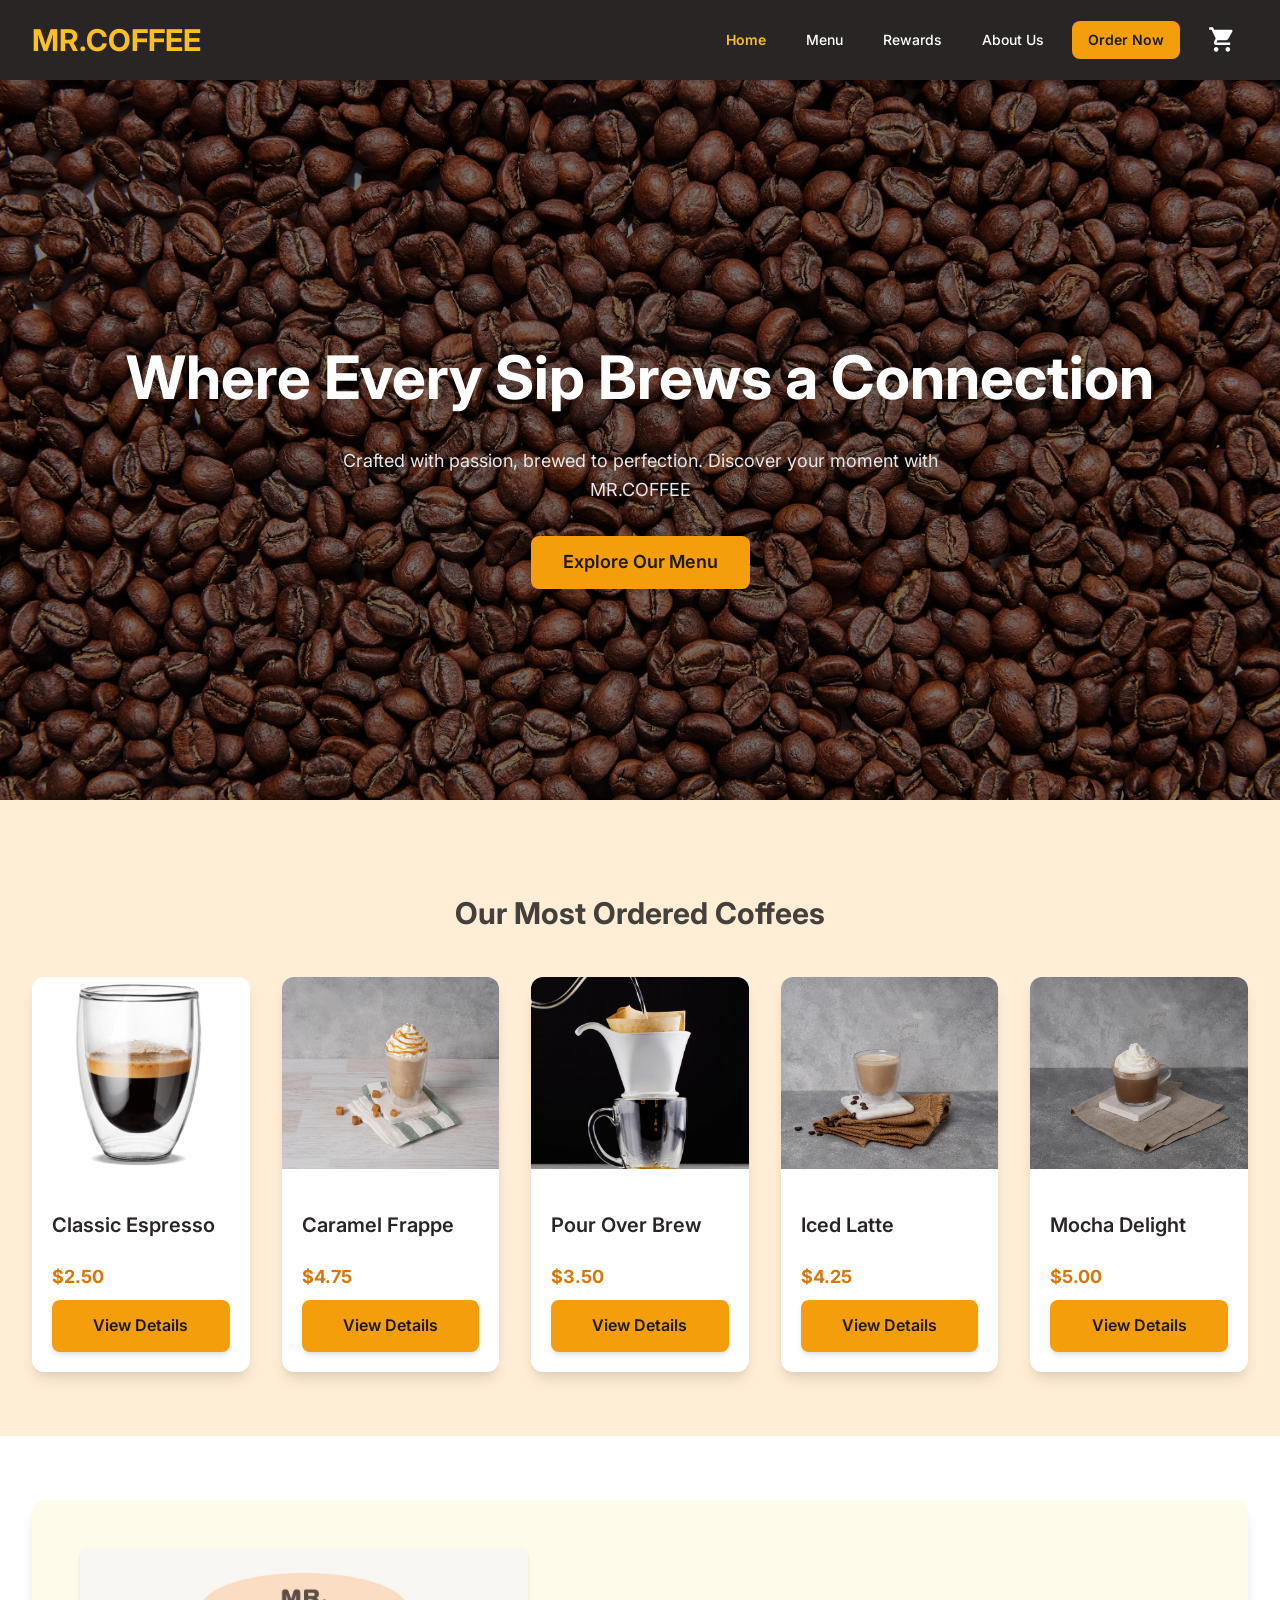
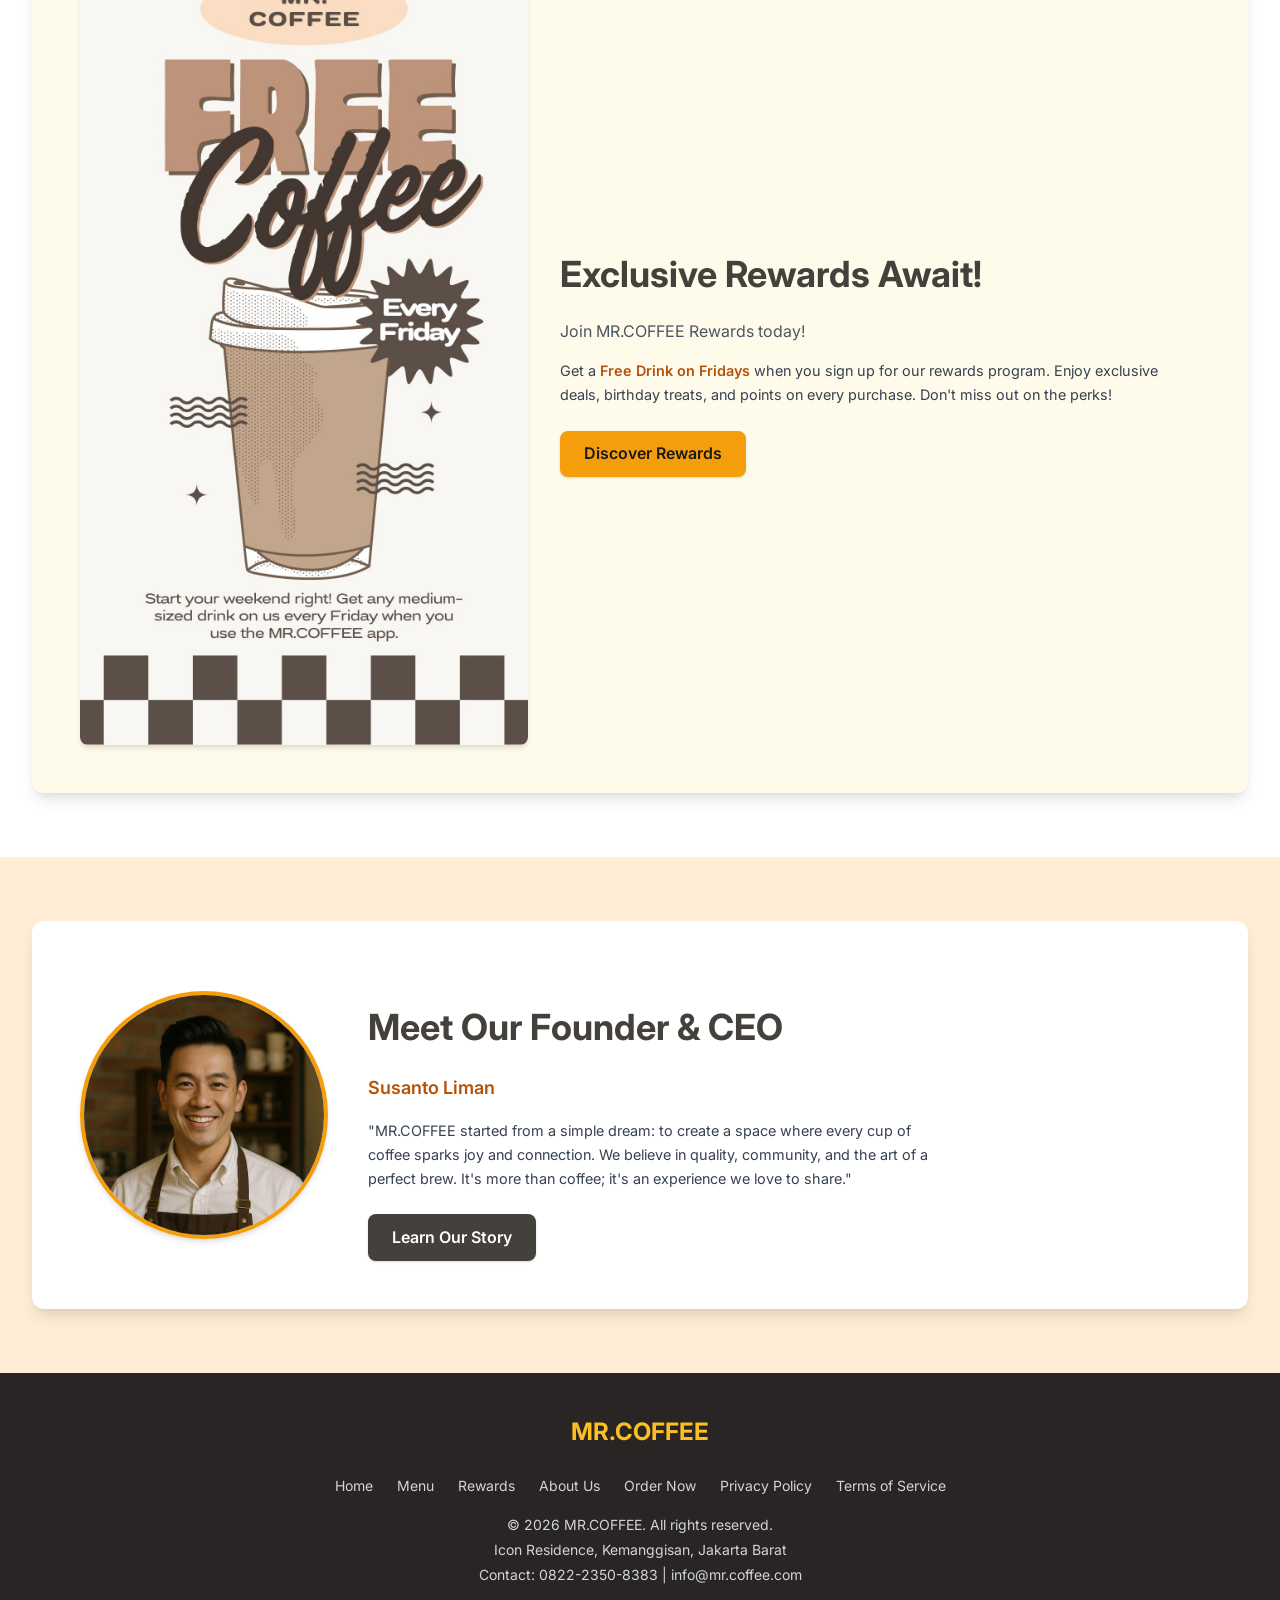
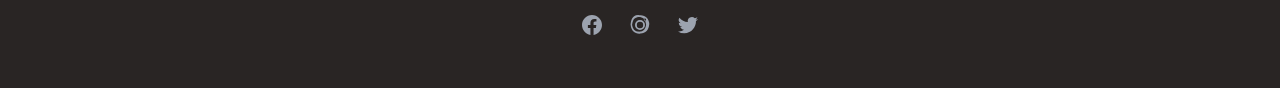
<file: index.html>
<!DOCTYPE html>
<html lang="en">
<head>
    <meta charset="UTF-8">
    <meta name="viewport" content="width=device-width, initial-scale=1.0">
    <title>MR.COFFEE - Home</title>
    <link href="https://fonts.googleapis.com/css2?family=Inter:wght@400;500;600;700&display=swap" rel="stylesheet">
    <link rel="stylesheet" href="css/style.css">
    <link rel="icon" href="https://placehold.co/32x32/8B4513/FFFFFF?text=MC&font=Inter" type="image/png">
</head>
<body>

    <header class="site-header">
        <div class="container">
            <div class="header-content">
                <a href="index.html" class="logo-link">MR.COFFEE</a>
                <nav class="desktop-nav">
                    <a href="index.html" class="current-page">Home</a>
                    <a href="menu.html">Menu</a>
                    <a href="rewards.html">Rewards</a>
                    <a href="about.html">About Us</a>
                    <a href="order.html" class="order-now-button">Order Now</a>
                    <a href="order.html" class="cart-icon-link" aria-label="View your cart">
                        <svg xmlns="http://www.w3.org/2000/svg" width="24" height="24" fill="currentColor" viewBox="0 0 24 24">
                            <path d="M7 18c-1.1 0-1.99.9-1.99 2S5.9 22 7 22s2-.9 2-2-.9-2-2-2zm10 
                                     0c-1.1 0-1.99.9-1.99 2s.89 2 1.99 2 2-.9 
                                     2-2-.9-2-2-2zM7.16 14.26l.94-2.09h7.45c.75 
                                     0 1.41-.41 1.75-1.03l3.58-6.49a1 
                                     1 0 0 0-.87-1.48H5.21l-.94-2H1v2h2l3.6 
                                     7.59-1.35 2.44c-.17.31-.25.65-.25 
                                     1 0 1.1.9 2 2 2h12v-2H7.42a.25.25 
                                     0 0 1-.26-.26z"/>
                          </svg>
                          
                        <span id="cartIconCount" class="cart-item-count-badge">0</span>
                    </a>
                </nav>
                <button id="mobile-menu-button" class="mobile-menu-toggle-button" aria-label="Open menu">
                    <svg class="h-6 w-6" fill="none" viewBox="0 0 24 24" stroke="currentColor">
                        <path stroke-linecap="round" stroke-linejoin="round" stroke-width="2" d="M4 6h16M4 12h16m-7 6h7" />
                    </svg>
                </button>
            </div>
        </div>
        <nav id="mobile-menu" class="hidden">
            <a href="index.html" class="current-page-mobile">Home</a>
            <a href="menu.html">Menu</a>
            <a href="rewards.html">Rewards</a>
            <a href="about.html">About Us</a>
            <a href="order.html" class="order-now-button-mobile">Order Now</a>
        </nav>
    </header>

    <main>
        <section class="hero-section" style="background-image: url('img/coffee-beans.jpeg');">
            <div class="hero-overlay">
                <h1 class="hero-title">Where Every Sip Brews a Connection</h1>
                <p class="hero-subtitle">Crafted with passion, brewed to perfection. Discover your moment with MR.COFFEE</p>
                <a href="menu.html" class="hero-cta-button">Explore Our Menu</a>
            </div>
        </section>

        <section class="most-ordered-section bg-orange-100-section">
            <div class="container">
                <h2 class="section-title">Our Most Ordered Coffees</h2>
                <div class="products-grid five-cols">
                    <div class="product-card">
                        <img src="img/espresso.jpeg" alt="Classic Espresso">
                        <div class="product-card-content">
                            <h3>Classic Espresso</h3>
                            <p class="price">$2.50</p>
                            <div style="flex-grow: 1;"></div>
                            <a href="menu.html#espresso" class="view-details-button">View Details</a>
                        </div>
                    </div>
                    <div class="product-card">
                        <img src="img/caramel-frappe.jpg" alt="Caramel Frappe">
                        <div class="product-card-content">
                            <h3>Caramel Frappe</h3>
                            <p class="price">$4.75</p>
                            <div style="flex-grow: 1;"></div>
                            <a href="menu.html#frappe" class="view-details-button">View Details</a>
                        </div>
                    </div>
                    <div class="product-card">
                        <img src="img/pour-over.jpeg" alt="Pour Over Brew">
                        <div class="product-card-content">
                            <h3>Pour Over Brew</h3>
                            <p class="price">$3.50</p>
                            <div style="flex-grow: 1;"></div>
                            <a href="menu.html#brewed" class="view-details-button">View Details</a>
                        </div>
                    </div>
                    <div class="product-card">
                        <img src="img/latte.jpg" alt="Iced Latte">
                        <div class="product-card-content">
                            <h3>Iced Latte</h3>
                            <p class="price">$4.25</p>
                            <div style="flex-grow: 1;"></div>
                            <a href="menu.html#espresso" class="view-details-button">View Details</a>
                        </div>
                    </div>
                    <div class="product-card">
                        <img src="img/mocha.jpg" alt="Mocha Delight">
                        <div class="product-card-content">
                            <h3>Mocha Delight</h3>
                            <p class="price">$5.00</p>
                            <div style="flex-grow: 1;"></div>
                            <a href="menu.html#frappe" class="view-details-button">View Details</a>
                        </div>
                    </div>
                </div>
            </div>
        </section>

        <section class="rewards-promo-section bg-white-section">
            <div class="container">
                <div class="promo-box">
                    <img src="img/promo-one.jpg" alt="Special Reward">
                    <div class="promo-box-content">
                        <h2>Exclusive Rewards Await!</h2>
                        <p class="subtitle">Join MR.COFFEE Rewards today!</p>
                        <p class="description">Get a <span class="highlight">Free Drink on Fridays</span> when you sign up for our rewards program. Enjoy exclusive deals, birthday treats, and points on every purchase. Don't miss out on the perks!</p>
                        <a href="rewards.html" class="cta-button">Discover Rewards</a>
                    </div>
                </div>
            </div>
        </section>

        <section class="founder-section bg-orange-100-section">
            <div class="container">
                <div class="founder-box">
                    <img src="img/susanto-liman.png" alt="Susanto Liman - CEO" class="founder-image">
                    <div class="founder-box-content">
                        <h2>Meet Our Founder & CEO</h2>
                        <p class="founder-title">Susanto Liman</p>
                        <p class="description">"MR.COFFEE started from a simple dream: to create a space where every cup of coffee sparks joy and connection. We believe in quality, community, and the art of a perfect brew. It's more than coffee; it's an experience we love to share."</p>
                        <a href="about.html" class="cta-button">Learn Our Story</a>
                    </div>
                </div>
            </div>
        </section>
    </main>

    <footer class="site-footer">
        <div class="container">
            <div>
                <a href="index.html" class="footer-logo-link">MR.COFFEE</a>
            </div>
            <nav class="footer-nav">
                <a href="index.html">Home</a>
                <a href="menu.html">Menu</a>
                <a href="rewards.html">Rewards</a>
                <a href="about.html">About Us</a>
                <a href="order.html">Order Now</a>
                <a href="#">Privacy Policy</a>
                <a href="#">Terms of Service</a>
            </nav>
            <div class="footer-info">
                <p>&copy; <span id="currentYear"></span> MR.COFFEE. All rights reserved.</p>
                <p>Icon Residence, Kemanggisan, Jakarta Barat</p>
                <p>Contact: 0822-2350-8383 | info@mr.coffee.com</p>
            </div>
            <div class="social-links">
                <a href="#" aria-label="Facebook">
                    <svg fill="currentColor" viewBox="0 0 24 24" aria-hidden="true"><path fill-rule="evenodd" d="M22 12c0-5.523-4.477-10-10-10S2 6.477 2 12c0 4.991 3.657 9.128 8.438 9.878v-6.987h-2.54V12h2.54V9.797c0-2.506 1.492-3.89 3.777-3.89 1.094 0 2.238.195 2.238.195v2.46h-1.26c-1.243 0-1.63.771-1.63 1.562V12h2.773l-.443 2.89h-2.33v6.988C18.343 21.128 22 16.991 22 12z" clip-rule="evenodd" /></svg>
                </a>
                <a href="#" aria-label="Instagram">
                    <svg fill="currentColor" viewBox="0 0 24 24" aria-hidden="true"><path fill-rule="evenodd" d="M12.315 2.188a.84.84 0 01.37.027 10.01 10.01 0 013.344.805c1.07.384 1.96.908 2.748 1.695.788.788 1.311 1.677 1.695 2.748.532 1.11.778 2.264.805 3.344a.84.84 0 01-.027.37c-.035.285-.083.568-.143.847a10.01 10.01 0 01-.805 3.344c-.384 1.07-.908 1.96-1.695 2.748-.788.788-1.677 1.311-2.748 1.695a10.01 10.01 0 01-3.344.805c-.28.06-.562.108-.847.143a.84.84 0 01-.37.027 10.01 10.01 0 01-3.344-.805c-1.07-.384-1.96-.908-2.748-1.695-.788-.788-1.311-1.677-1.695-2.748a10.01 10.01 0 01-.805-3.344c-.06-.28-.108-.562-.143-.847a.84.84 0 01.027-.37c.035-.285.083-.568.143-.847a10.01 10.01 0 01.805-3.344c.384-1.07.908-1.96 1.695-2.748.788-.788 1.677-1.311 2.748-1.695A10.01 10.01 0 0111.63 2.23a.84.84 0 01.37-.027c.285.035.568.083.847.143h.001zm-.847 1.55a8.45 8.45 0 00-2.83.683c-.895.323-1.645.763-2.303 1.422-.658.658-1.1 1.408-1.422 2.302a8.45 8.45 0 00-.683 2.83c-.05.236-.088.476-.112.718a.84.84 0 00.023.313c.027.218.065.435.112.65.23.99.588 1.914 1.054 2.736.466.822.99 1.512 1.748 2.07.758.558 1.61.938 2.568 1.14.957.201 1.978.201 2.936 0 .958-.202 1.81-.582 2.568-1.14.758-.558 1.282-1.248 1.748-2.07.466-.822.824-1.746 1.054-2.736.047-.215.085-.432.112-.65a.84.84 0 00.023-.313c-.024-.242-.062-.482-.112-.718a8.45 8.45 0 00-.683-2.83c-.323-.895-.763-1.645-1.422-2.303-.658-.658-1.408-1.1-2.302-1.422a8.45 8.45 0 00-2.83-.683c-.236-.05-.476-.088-.718-.112a.84.84 0 00-.313.023c-.218.027-.435.065-.65.112h-.001zM12 7.004a5 5 0 100 10 5 5 0 000-10zm0 8.182a3.182 3.182 0 110-6.364 3.182 3.182 0 010 6.364zM16.949 7.866a1.136 1.136 0 100-2.273 1.136 1.136 0 000 2.273z" clip-rule="evenodd" /></svg>
                </a>
                <a href="#" aria-label="Twitter">
                    <svg fill="currentColor" viewBox="0 0 24 24" aria-hidden="true"><path d="M8.29 20.251c7.547 0 11.675-6.253 11.675-11.675 0-.178 0-.355-.012-.53A8.348 8.348 0 0022 5.92a8.19 8.19 0 01-2.357.646 4.118 4.118 0 001.804-2.27 8.224 8.224 0 01-2.605.996 4.107 4.107 0 00-6.993 3.743 11.65 11.65 0 01-8.457-4.287 4.106 4.106 0 001.27 5.477A4.072 4.072 0 012.8 9.713v.052a4.105 4.105 0 003.292 4.022 4.095 4.095 0 01-1.853.07 4.108 4.108 0 003.834 2.85A8.233 8.233 0 012 18.407a11.616 11.616 0 006.29 1.84" /></svg>
                </a>
            </div>
        </div>
    </footer>

    <script src="js/script.js"></script>
</body>
</html>
</file>
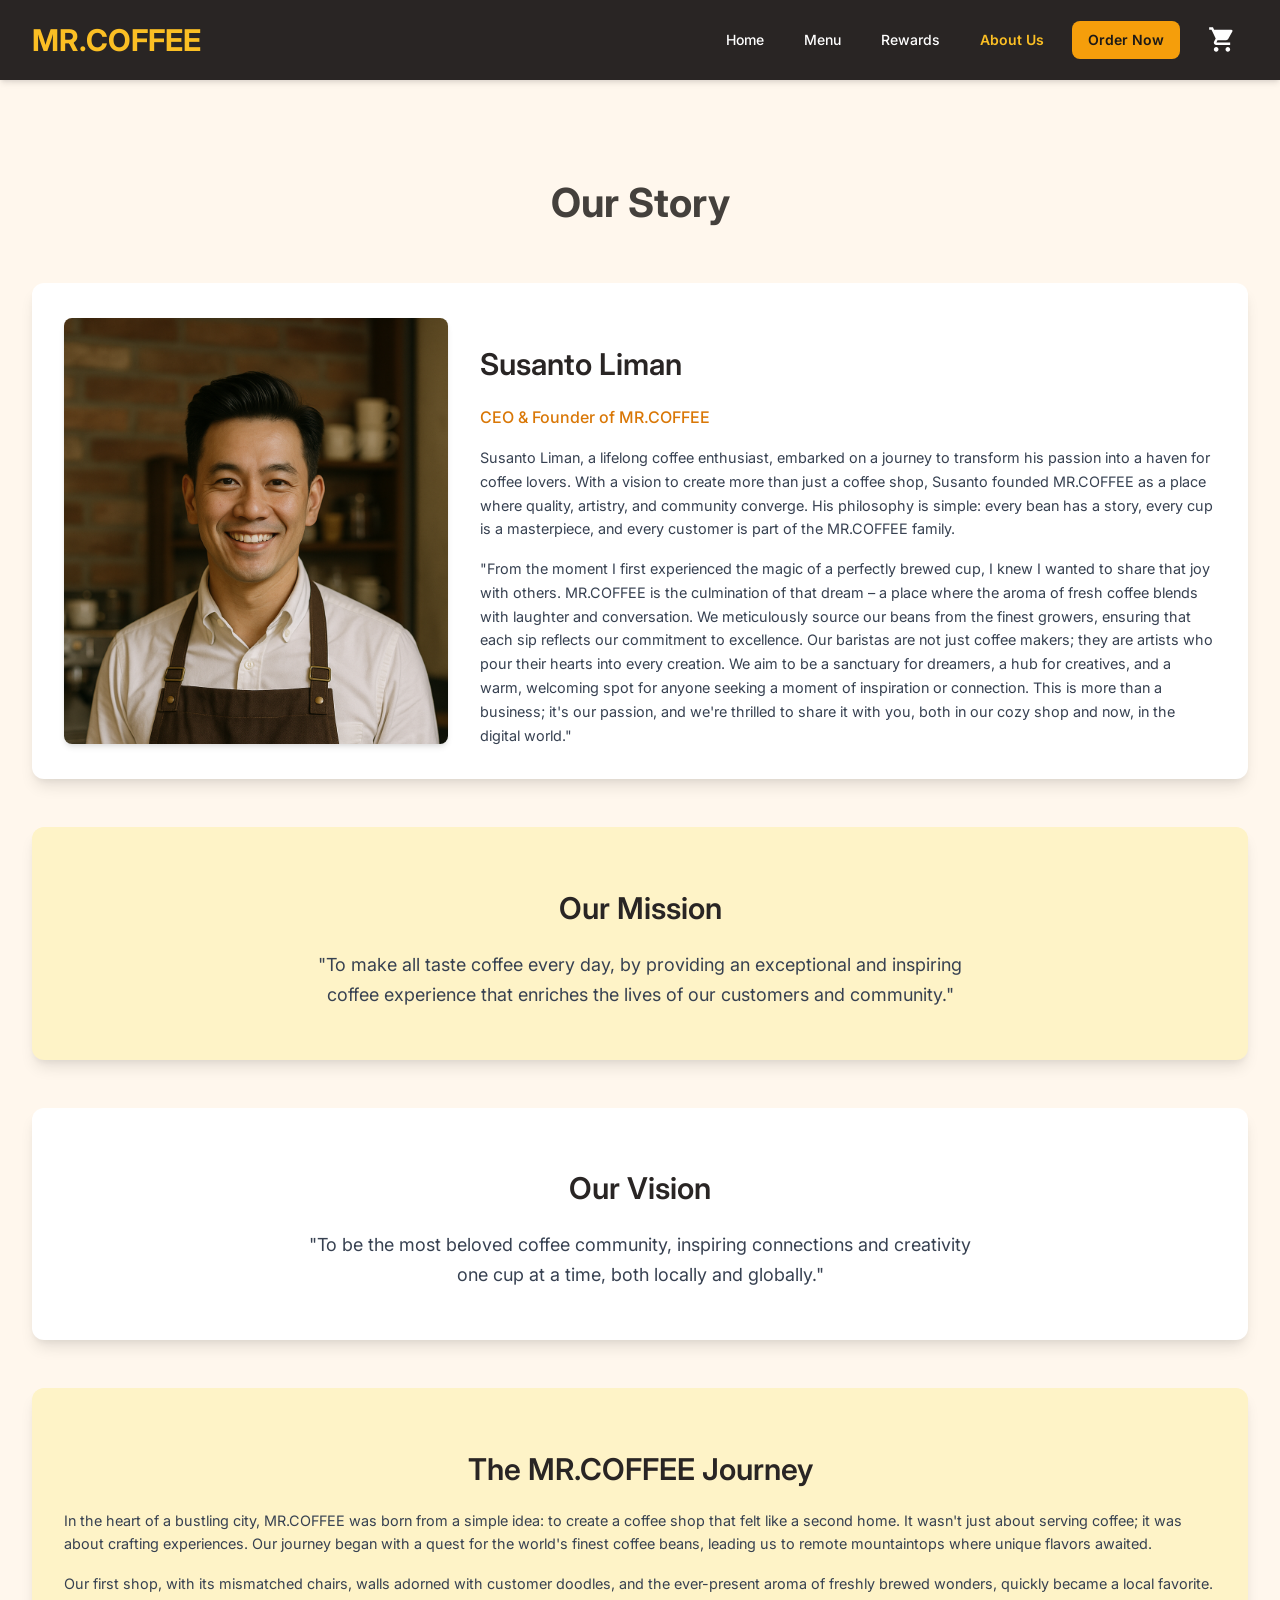
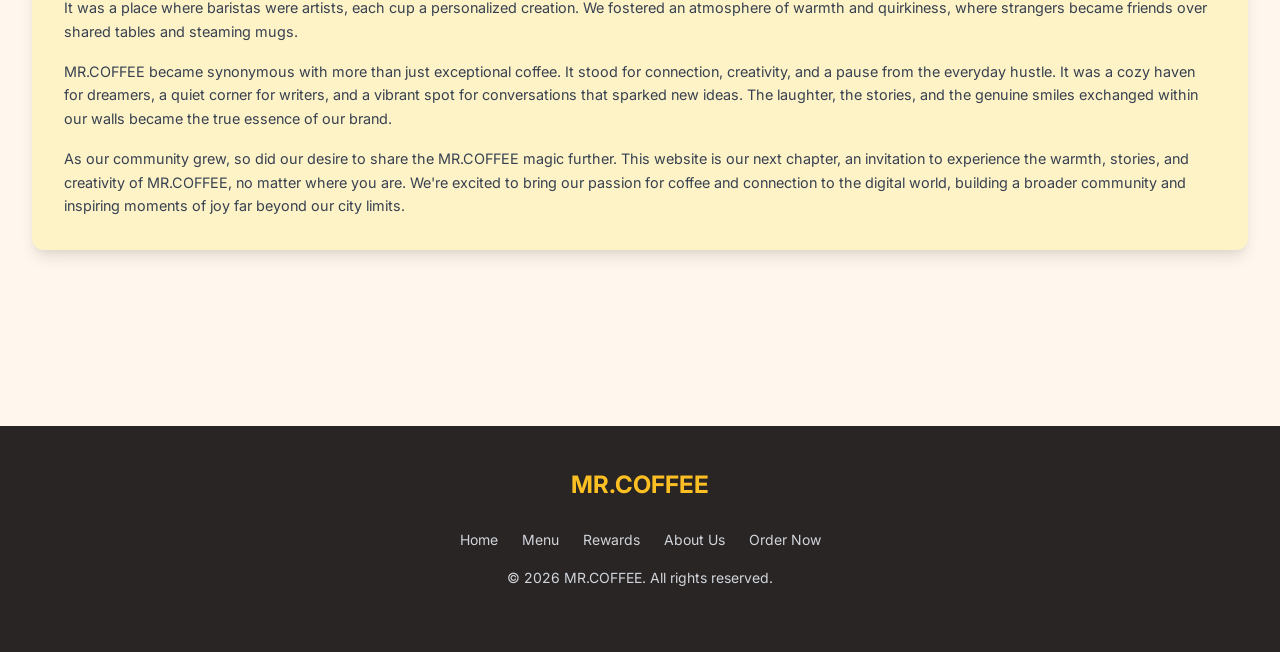
<file: about.html>
<!DOCTYPE html>
<html lang="en">
<head>
    <meta charset="UTF-8">
    <meta name="viewport" content="width=device-width, initial-scale=1.0">
    <title>MR.COFFEE - About Us</title>
    <link href="https://fonts.googleapis.com/css2?family=Inter:wght@400;500;600;700&display=swap" rel="stylesheet">
    <link rel="stylesheet" href="css/style.css">
    <link rel="icon" href="https://placehold.co/32x32/8B4513/FFFFFF?text=MC&font=Inter" type="image/png">
</head>
<body>

    <header class="site-header">
        <div class="container">
            <div class="header-content">
                <a href="index.html" class="logo-link">MR.COFFEE</a>
                <nav class="desktop-nav">
                    <a href="index.html">Home</a>
                    <a href="menu.html">Menu</a>
                    <a href="rewards.html">Rewards</a>
                    <a href="about.html" class="current-page">About Us</a>
                    <a href="order.html" class="order-now-button">Order Now</a>
                    <a href="order.html" class="cart-icon-link" aria-label="View your cart">
                        <svg xmlns="http://www.w3.org/2000/svg" width="24" height="24" fill="currentColor" viewBox="0 0 24 24">
                            <path d="M7 18c-1.1 0-1.99.9-1.99 2S5.9 22 7 22s2-.9 2-2-.9-2-2-2zm10 
                                     0c-1.1 0-1.99.9-1.99 2s.89 2 1.99 2 2-.9 
                                     2-2-.9-2-2-2zM7.16 14.26l.94-2.09h7.45c.75 
                                     0 1.41-.41 1.75-1.03l3.58-6.49a1 
                                     1 0 0 0-.87-1.48H5.21l-.94-2H1v2h2l3.6 
                                     7.59-1.35 2.44c-.17.31-.25.65-.25 
                                     1 0 1.1.9 2 2 2h12v-2H7.42a.25.25 
                                     0 0 1-.26-.26z"/>
                          </svg>
                          
                        <span id="cartIconCount" class="cart-item-count-badge">0</span>
                    </a>
                </nav>
                <button id="mobile-menu-button" class="mobile-menu-toggle-button" aria-label="Open menu">
                    <svg fill="none" viewBox="0 0 24 24" stroke="currentColor">
                        <path stroke-linecap="round" stroke-linejoin="round" stroke-width="2" d="M4 6h16M4 12h16m-7 6h7" />
                    </svg>
                </button>
            </div>
        </div>
        <nav id="mobile-menu" class="hidden">
            <a href="index.html">Home</a>
            <a href="menu.html">Menu</a>
            <a href="rewards.html">Rewards</a>
            <a href="about.html" class="current-page-mobile">About Us</a>
            <a href="order.html" class="order-now-button-mobile">Order Now</a>
        </nav>
    </header>

    <main class="about-page-main">
        <div class="container">
            <h1 class="section-title page-title">Our Story</h1>

            <section class="about-section">
                <div class="about-founder-flex">
                    <img src="img/susanto-liman.png" alt="Susanto Liman - CEO & Founder">
                    <div class="about-founder-content">
                        <h2>Susanto Liman</h2>
                        <p class="founder-role">CEO & Founder of MR.COFFEE</p>
                        <p>
                            Susanto Liman, a lifelong coffee enthusiast, embarked on a journey to transform his passion into a haven for coffee lovers. With a vision to create more than just a coffee shop, Susanto founded MR.COFFEE as a place where quality, artistry, and community converge. His philosophy is simple: every bean has a story, every cup is a masterpiece, and every customer is part of the MR.COFFEE family.
                        </p>
                        <p>
                            "From the moment I first experienced the magic of a perfectly brewed cup, I knew I wanted to share that joy with others. MR.COFFEE is the culmination of that dream – a place where the aroma of fresh coffee blends with laughter and conversation. We meticulously source our beans from the finest growers, ensuring that each sip reflects our commitment to excellence. Our baristas are not just coffee makers; they are artists who pour their hearts into every creation. We aim to be a sanctuary for dreamers, a hub for creatives, and a warm, welcoming spot for anyone seeking a moment of inspiration or connection. This is more than a business; it's our passion, and we're thrilled to share it with you, both in our cozy shop and now, in the digital world."
                        </p>
                    </div>
                </div>
            </section>

            <section class="mission-vision-section">
                <h2>Our Mission</h2>
                <p>
                    "To make all taste coffee every day, by providing an exceptional and inspiring coffee experience that enriches the lives of our customers and community."
                </p>
            </section>

            <section class="mission-vision-section" style="background-color: #FFFFFF;"> <h2>Our Vision</h2>
                <p>
                    "To be the most beloved coffee community, inspiring connections and creativity one cup at a time, both locally and globally."
                </p>
            </section>

            <section class="journey-section">
                <h2>The MR.COFFEE Journey</h2>
                <div class="journey-text">
                    <p>
                        In the heart of a bustling city, MR.COFFEE was born from a simple idea: to create a coffee shop that felt like a second home. It wasn't just about serving coffee; it was about crafting experiences. Our journey began with a quest for the world's finest coffee beans, leading us to remote mountaintops where unique flavors awaited.
                    </p>
                    <p>
                        Our first shop, with its mismatched chairs, walls adorned with customer doodles, and the ever-present aroma of freshly brewed wonders, quickly became a local favorite. It was a place where baristas were artists, each cup a personalized creation. We fostered an atmosphere of warmth and quirkiness, where strangers became friends over shared tables and steaming mugs.
                    </p>
                    <p>
                        MR.COFFEE became synonymous with more than just exceptional coffee. It stood for connection, creativity, and a pause from the everyday hustle. It was a cozy haven for dreamers, a quiet corner for writers, and a vibrant spot for conversations that sparked new ideas. The laughter, the stories, and the genuine smiles exchanged within our walls became the true essence of our brand.
                    </p>
                    <p>
                        As our community grew, so did our desire to share the MR.COFFEE magic further. This website is our next chapter, an invitation to experience the warmth, stories, and creativity of MR.COFFEE, no matter where you are. We're excited to bring our passion for coffee and connection to the digital world, building a broader community and inspiring moments of joy far beyond our city limits.
                    </p>
                </div>
            </section>
        </div>
    </main>

    <footer class="site-footer">
        <div class="container">
             <div>
                <a href="index.html" class="footer-logo-link">MR.COFFEE</a>
            </div>
            <nav class="footer-nav">
                <a href="index.html">Home</a>
                <a href="menu.html">Menu</a>
                <a href="rewards.html">Rewards</a>
                <a href="about.html">About Us</a>
                <a href="order.html">Order Now</a>
            </nav>
            <p class="footer-info">&copy; <span id="currentYear"></span> MR.COFFEE. All rights reserved.</p>
        </div>
    </footer>
    
    <div id="customAlertModal" class="modal-overlay hidden">
        <div class="modal-content alert-modal-content">
            <h3 id="customAlertTitle" class="modal-title">Alert</h3>
            <p id="customAlertMessage" class="modal-body">This is an alert message.</p>
            <button id="customAlertCloseButton" class="alert-modal-ok-button">OK</button>
        </div>
    </div>

    <script src="js/script.js"></script>
</body>
</html>
</file>
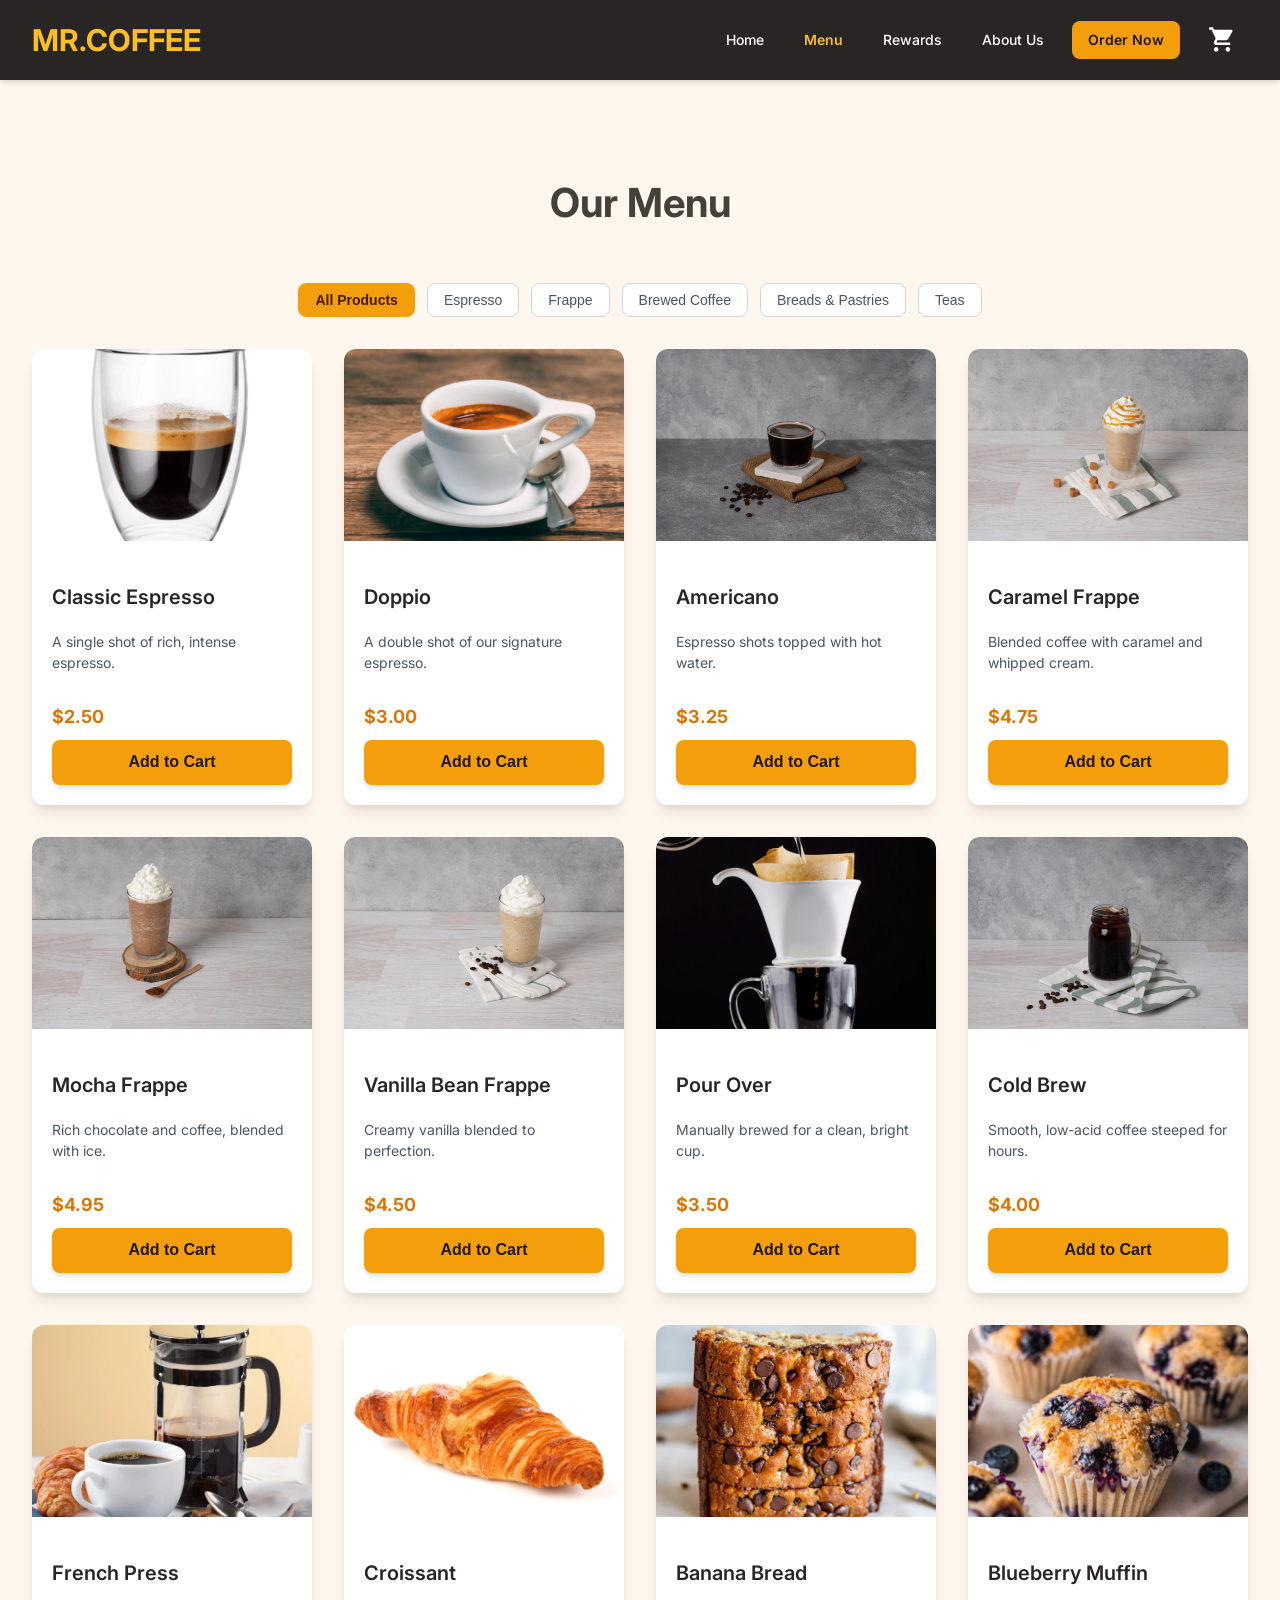
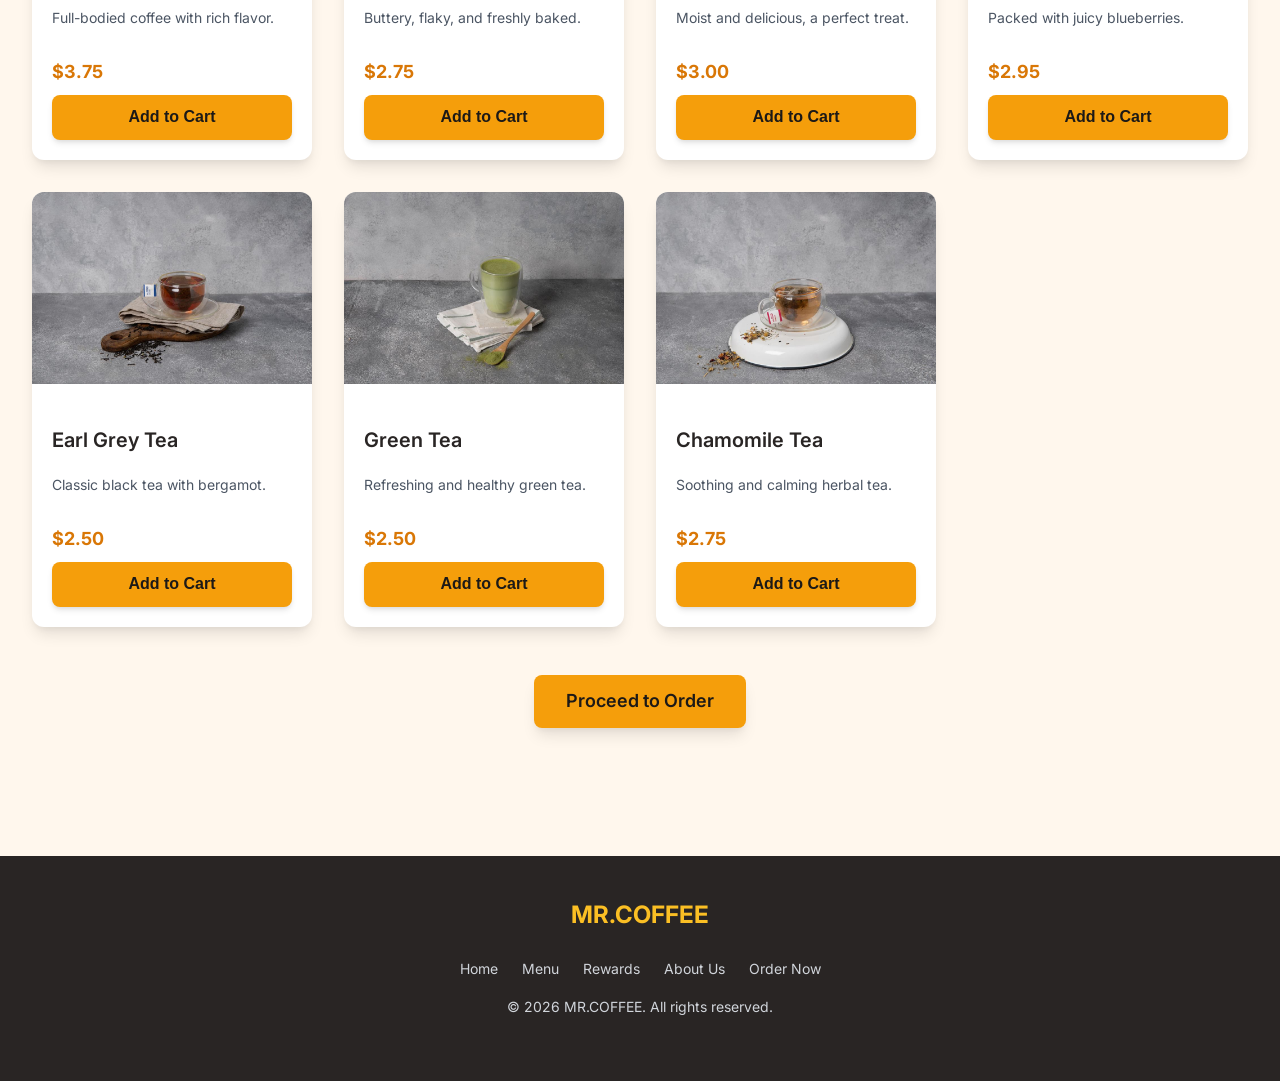
<file: menu.html>
<!DOCTYPE html>
<html lang="en">
<head>
    <meta charset="UTF-8">
    <meta name="viewport" content="width=device-width, initial-scale=1.0">
    <title>MR.COFFEE - Menu</title>
    <link href="https://fonts.googleapis.com/css2?family=Inter:wght@400;500;600;700&display=swap" rel="stylesheet">
    <link rel="stylesheet" href="css/style.css">
    <link rel="icon" href="https://placehold.co/32x32/8B4513/FFFFFF?text=MC&font=Inter" type="image/png">
</head>
<body>

    <header class="site-header">
        <div class="container">
            <div class="header-content">
                <a href="index.html" class="logo-link">MR.COFFEE</a>
                <nav class="desktop-nav">
                    <a href="index.html">Home</a>
                    <a href="menu.html" class="current-page">Menu</a>
                    <a href="rewards.html">Rewards</a>
                    <a href="about.html">About Us</a>
                    <a href="order.html" class="order-now-button">Order Now</a>
                    <a href="order.html" class="cart-icon-link" aria-label="View your cart">
                        <svg xmlns="http://www.w3.org/2000/svg" width="24" height="24" fill="currentColor" viewBox="0 0 24 24">
                            <path d="M7 18c-1.1 0-1.99.9-1.99 2S5.9 22 7 22s2-.9 2-2-.9-2-2-2zm10 
                                     0c-1.1 0-1.99.9-1.99 2s.89 2 1.99 2 2-.9 
                                     2-2-.9-2-2-2zM7.16 14.26l.94-2.09h7.45c.75 
                                     0 1.41-.41 1.75-1.03l3.58-6.49a1 
                                     1 0 0 0-.87-1.48H5.21l-.94-2H1v2h2l3.6 
                                     7.59-1.35 2.44c-.17.31-.25.65-.25 
                                     1 0 1.1.9 2 2 2h12v-2H7.42a.25.25 
                                     0 0 1-.26-.26z"/>
                          </svg>
                          
                        <span id="cartIconCount" class="cart-item-count-badge">0</span>
                    </a>
                </nav>
                <button id="mobile-menu-button" class="mobile-menu-toggle-button" aria-label="Open menu">
                    <svg fill="none" viewBox="0 0 24 24" stroke="currentColor">
                        <path stroke-linecap="round" stroke-linejoin="round" stroke-width="2" d="M4 6h16M4 12h16m-7 6h7" />
                    </svg>
                </button>
            </div>
        </div>
        <nav id="mobile-menu" class="hidden">
            <a href="index.html">Home</a>
            <a href="menu.html" class="current-page-mobile">Menu</a>
            <a href="rewards.html">Rewards</a>
            <a href="about.html">About Us</a>
            <a href="order.html" class="order-now-button-mobile">Order Now</a>
        </nav>
    </header>

    <main class="menu-page-main">
        <div class="container">
            <h1 class="section-title page-title">Our Menu</h1>

            <div id="menu-bar">
                <button class="menu-filter-button active-filter" data-filter="all">All Products</button>
                <button class="menu-filter-button" data-filter="espresso">Espresso</button>
                <button class="menu-filter-button" data-filter="frappe">Frappe</button>
                <button class="menu-filter-button" data-filter="brewed">Brewed Coffee</button>
                <button class="menu-filter-button" data-filter="bread">Breads & Pastries</button>
                <button class="menu-filter-button" data-filter="tea">Teas</button>
            </div>

            <div id="menu-list" class="products-grid four-cols">
                </div>

            <div class="text-center-container">
                <a href="order.html" class="proceed-to-order-link">Proceed to Order</a>
            </div>
        </div>
    </main>

    <footer class="site-footer">
        <div class="container">
             <div>
                <a href="index.html" class="footer-logo-link">MR.COFFEE</a>
            </div>
            <nav class="footer-nav">
                <a href="index.html">Home</a>
                <a href="menu.html">Menu</a>
                <a href="rewards.html">Rewards</a>
                <a href="about.html">About Us</a>
                <a href="order.html">Order Now</a>
            </nav>
            <p class="footer-info">&copy; <span id="currentYear"></span> MR.COFFEE. All rights reserved.</p>
        </div>
    </footer>

    <div id="addonSelectionModal" class="modal-overlay hidden">
        <div class="modal-content">
            <div class="modal-header">
                <h3 id="addonModalTitle" class="modal-title">Select Add-ons for <span id="addonProductName"></span></h3>
                <button id="closeAddonModalButton" class="modal-close-button" aria-label="Close add-on selection modal">&times;</button>
            </div>
            <div class="modal-body">
                <p id="addonProductPrice" class="addon-modal-product-price"></p>
                <div id="addonOptionsContainer" class="checkbox-group addon-checkbox-group">
                    </div>
                <div class="addon-modal-total">
                    Total for this item: <strong id="currentAddonItemTotal">$0.00</strong>
                </div>
                <button id="confirmAddonsButton" class="submit-button">Add to Cart</button>
            </div>
        </div>
    </div>

    <div id="customAlertModal" class="modal-overlay hidden">
        <div class="modal-content alert-modal-content">
            <h3 id="customAlertTitle" class="modal-title">Alert</h3>
            <p id="customAlertMessage" class="modal-body">This is an alert message.</p>
            <button id="customAlertCloseButton" class="alert-modal-ok-button">OK</button>
        </div>
    </div>

    <script src="js/script.js"></script>
</body>
</html>
</file>
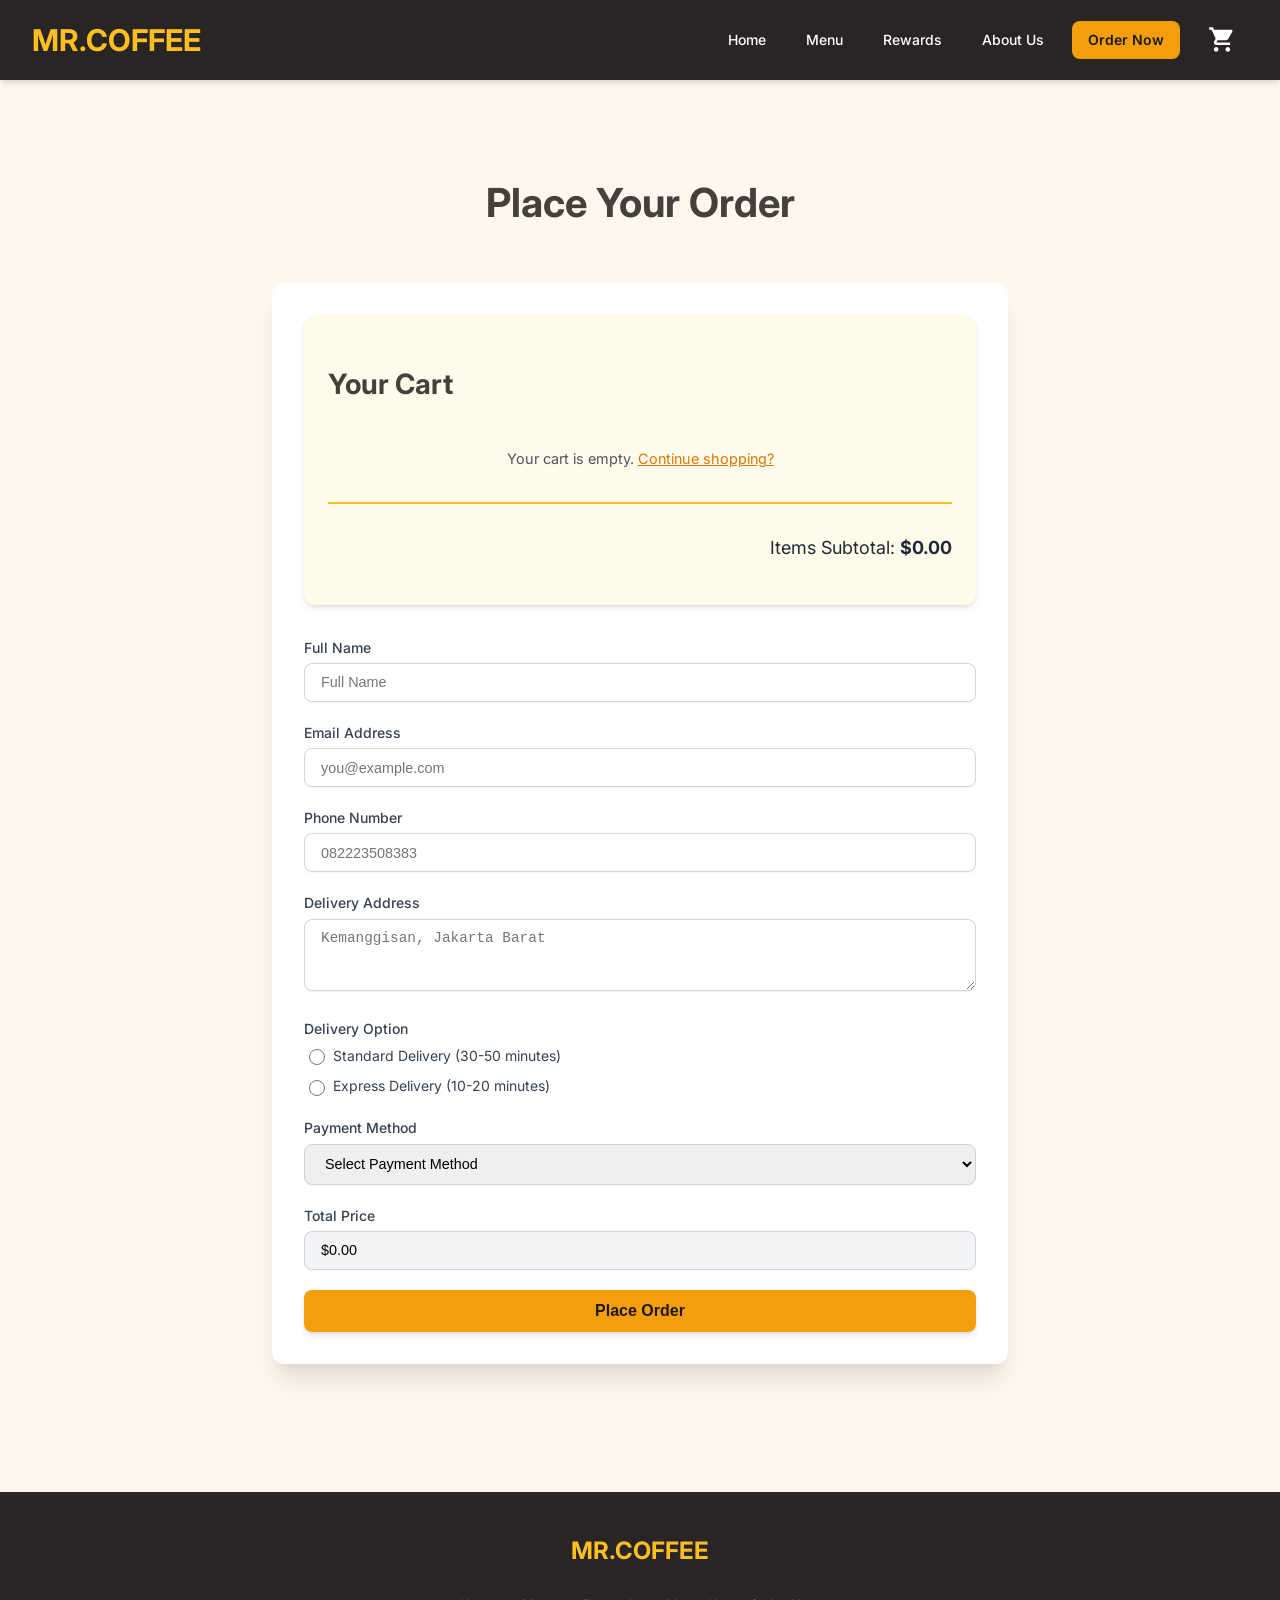
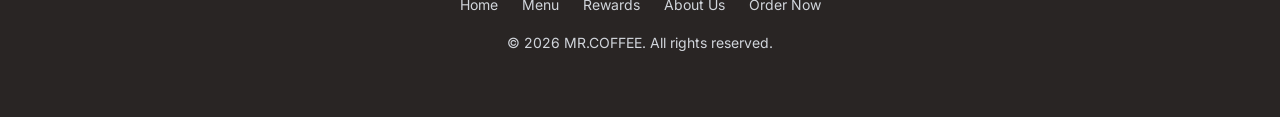
<file: order.html>
<!DOCTYPE html>
<html lang="en">
<head>
    <meta charset="UTF-8">
    <meta name="viewport" content="width=device-width, initial-scale=1.0">
    <title>MR.COFFEE - Order Now</title>
    <link href="https://fonts.googleapis.com/css2?family=Inter:wght@400;500;600;700&display=swap" rel="stylesheet">
    <link rel="stylesheet" href="css/style.css">
    <link rel="icon" href="https://placehold.co/32x32/8B4513/FFFFFF?text=MC&font=Inter" type="image/png">
</head>
<body>

    <header class="site-header">
        <div class="container">
            <div class="header-content">
                <a href="index.html" class="logo-link">MR.COFFEE</a>
                <nav class="desktop-nav">
                    <a href="index.html">Home</a>
                    <a href="menu.html">Menu</a>
                    <a href="rewards.html">Rewards</a>
                    <a href="about.html">About Us</a>
                    <a href="order.html" class="order-now-button current-page">Order Now</a>
                    <a href="order.html" class="cart-icon-link" aria-label="View your cart">
                        <svg xmlns="http://www.w3.org/2000/svg" width="24" height="24" fill="currentColor" viewBox="0 0 24 24">
                            <path d="M7 18c-1.1 0-1.99.9-1.99 2S5.9 22 7 22s2-.9 2-2-.9-2-2-2zm10 
                                     0c-1.1 0-1.99.9-1.99 2s.89 2 1.99 2 2-.9 
                                     2-2-.9-2-2-2zM7.16 14.26l.94-2.09h7.45c.75 
                                     0 1.41-.41 1.75-1.03l3.58-6.49a1 
                                     1 0 0 0-.87-1.48H5.21l-.94-2H1v2h2l3.6 
                                     7.59-1.35 2.44c-.17.31-.25.65-.25 
                                     1 0 1.1.9 2 2 2h12v-2H7.42a.25.25 
                                     0 0 1-.26-.26z"/>
                          </svg>
                          
                        <span id="cartIconCount" class="cart-item-count-badge">0</span>
                    </a>
                </nav>
                 <button id="mobile-menu-button" class="mobile-menu-toggle-button" aria-label="Open menu">
                    <svg fill="none" viewBox="0 0 24 24" stroke="currentColor">
                        <path stroke-linecap="round" stroke-linejoin="round" stroke-width="2" d="M4 6h16M4 12h16m-7 6h7" />
                    </svg>
                </button>
            </div>
        </div>
        <nav id="mobile-menu" class="hidden">
            <a href="index.html">Home</a>
            <a href="menu.html">Menu</a>
            <a href="rewards.html">Rewards</a>
            <a href="about.html">About Us</a>
            <a href="order.html" class="order-now-button-mobile current-page-mobile">Order Now</a>
        </nav>
    </header>

    <main class="order-page-main">
        <div class="container">
            <h1 class="section-title page-title">Place Your Order</h1>

            <div class="order-form-container">
                <div class="order-summary-section">
                    <h2 class="section-title" style="font-size: 1.75rem; margin-bottom: 1.5rem;">Your Cart</h2>
                    <div id="cartItemsListContainer">
                        </div>
                    <div class="cart-total-summary">
                        <p>Items Subtotal: <strong id="cartSubtotalDisplay">$0.00</strong></p>
                    </div>
                </div>
                <form id="orderForm" novalidate>
                    <div class="form-group">
                        <label for="name" class="form-label">Full Name</label>
                        <input type="text" id="name" name="name" required placeholder="Full Name">
                        <p class="error-message hidden" id="nameError">Name is required.</p>
                    </div>

                    <div class="form-group">
                        <label for="email" class="form-label">Email Address</label>
                        <input type="email" id="email" name="email" required placeholder="you@example.com">
                        <p class="error-message hidden" id="emailError">Valid email is required (e.g., name@domain.com).</p>
                    </div>

                    <div class="form-group">
                        <label for="phone" class="form-label">Phone Number</label>
                        <input type="tel" id="phone" name="phone" required placeholder="082223508383">
                        <p class="error-message hidden" id="phoneError">Phone number must be 10-13 digits and contain only numbers.</p>
                    </div>

                    <div class="form-group">
                        <label for="address" class="form-label">Delivery Address</label>
                        <textarea id="address" name="address" rows="3" required placeholder="Kemanggisan, Jakarta Barat"></textarea>
                        <p class="error-message hidden" id="addressError">Address is required.</p>
                    </div>
                    
                    <div class="form-group">
                        <label class="form-label">Delivery Option</label>
                        <div class="radio-group">
                            <label>
                                <input type="radio" name="deliveryOption" value="standard">
                                <span>Standard Delivery (30-50 minutes)</span>
                            </label>
                            <label>
                                <input type="radio" name="deliveryOption" value="express">
                                <span>Express Delivery (10-20 minutes)</span>
                            </label>
                        </div>
                         <p class="error-message hidden" id="deliveryError">Please select a delivery option.</p>
                    </div>
                    
                    <div class="form-group">
                        <label for="paymentMethod" class="form-label">Payment Method</label>
                        <select id="paymentMethod" name="paymentMethod" required>
                            <option value="">Select Payment Method</option>
                            <option value="credit_card">Credit Card</option>
                            <option value="QRIS">QRIS</option>
                            <option value="bank_transfer">Bank Transfer</option>
                        </select>
                        <p class="error-message hidden" id="paymentError">Please select a payment method.</p>
                    </div>

                    <div class="form-group">
                        <label for="totalPrice" class="form-label">Total Price</label>
                        <input type="text" id="totalPrice" name="totalPrice" readonly value="$0.00">
                    </div>

                    <div>
                        <button type="submit" class="submit-button">Place Order</button>
                    </div>
                </form>
                <div id="formSuccessMessage" class="form-success-message hidden">
                    Your order has been placed successfully! Thank you for choosing MR.COFFEE.
                </div>
            </div>
        </div>
    </main>

    <footer class="site-footer">
        <div class="container">
             <div>
                <a href="index.html" class="footer-logo-link">MR.COFFEE</a>
            </div>
            <nav class="footer-nav">
                <a href="index.html">Home</a>
                <a href="menu.html">Menu</a>
                <a href="rewards.html">Rewards</a>
                <a href="about.html">About Us</a>
                <a href="order.html">Order Now</a>
            </nav>
            <p class="footer-info">&copy; <span id="currentYear"></span> MR.COFFEE. All rights reserved.</p>
        </div>
    </footer>
    
    <div id="customAlertModal" class="modal-overlay hidden">
        <div class="modal-content alert-modal-content">
            <h3 id="customAlertTitle" class="modal-title">Alert</h3>
            <p id="customAlertMessage" class="modal-body">This is an alert message.</p>
            <button id="customAlertCloseButton" class="alert-modal-ok-button">OK</button>
        </div>
    </div>

    <script src="js/script.js"></script>
</body>
</html>
</file>
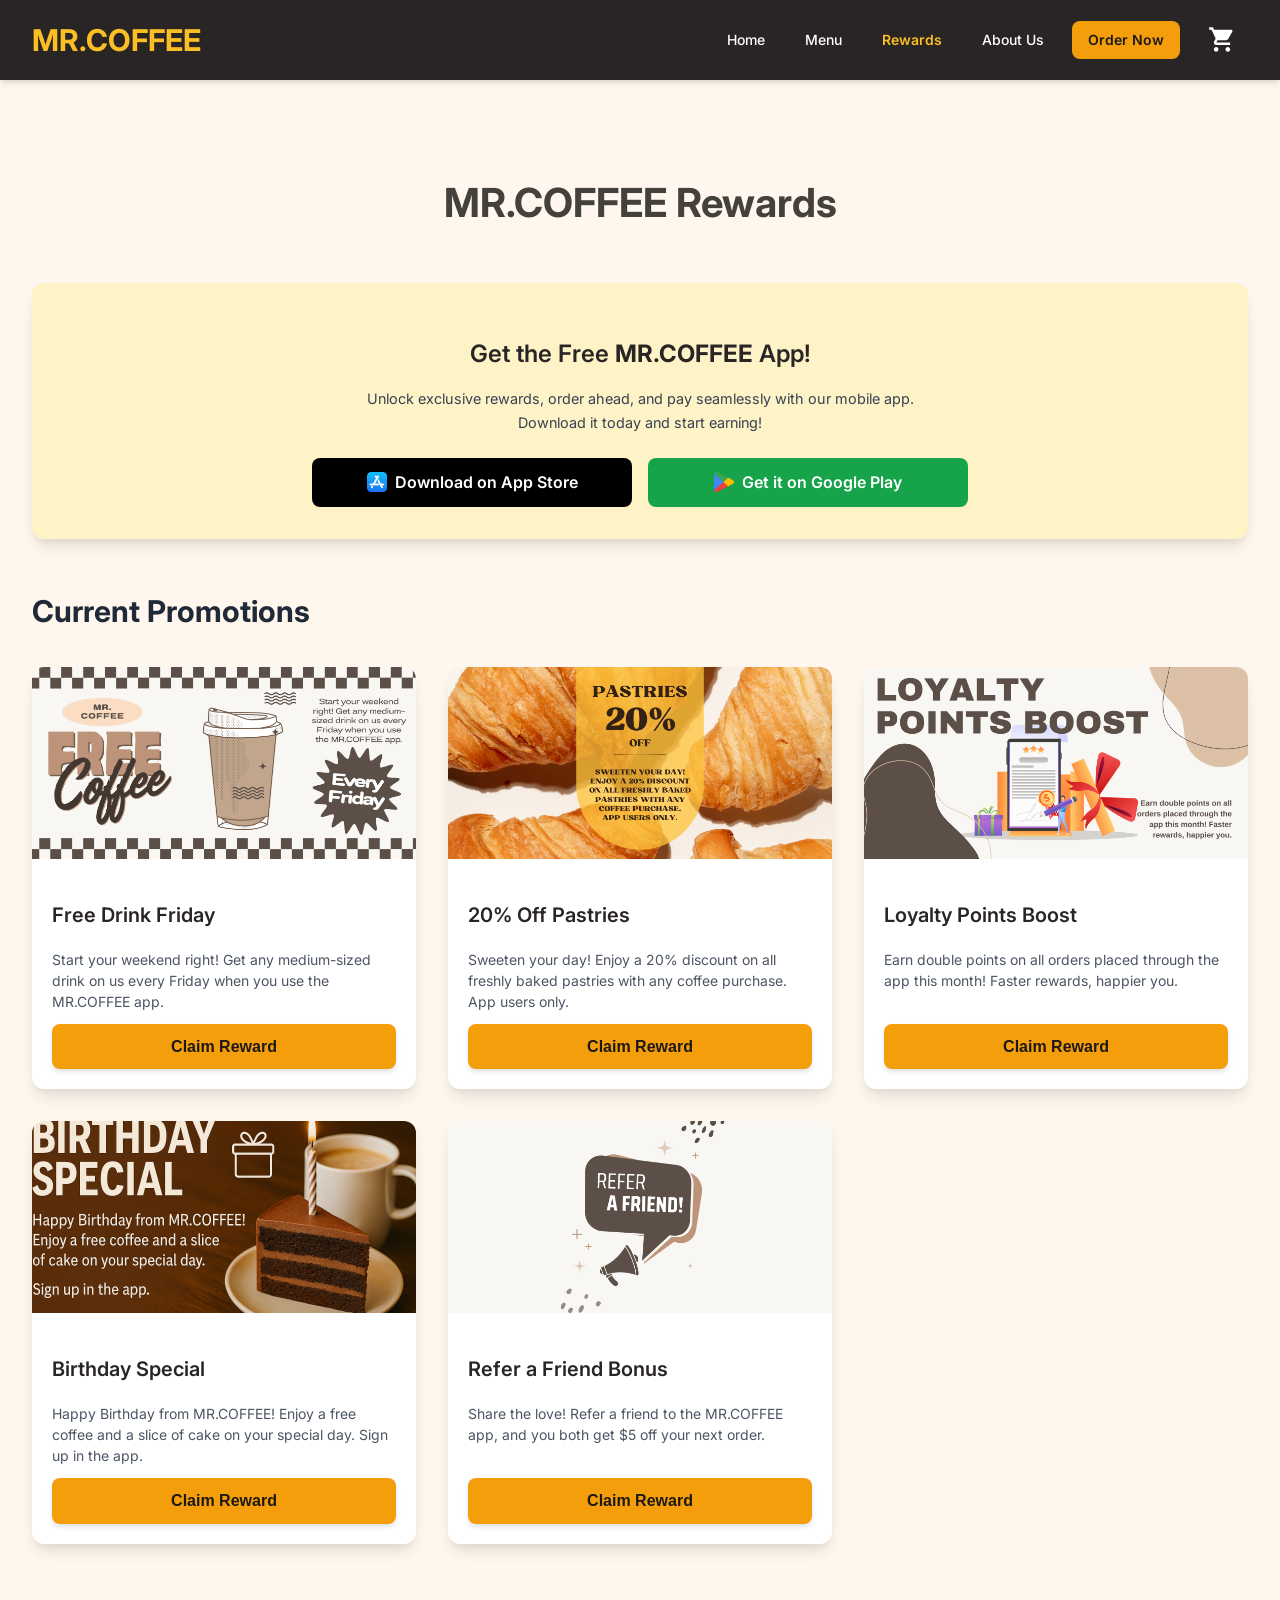
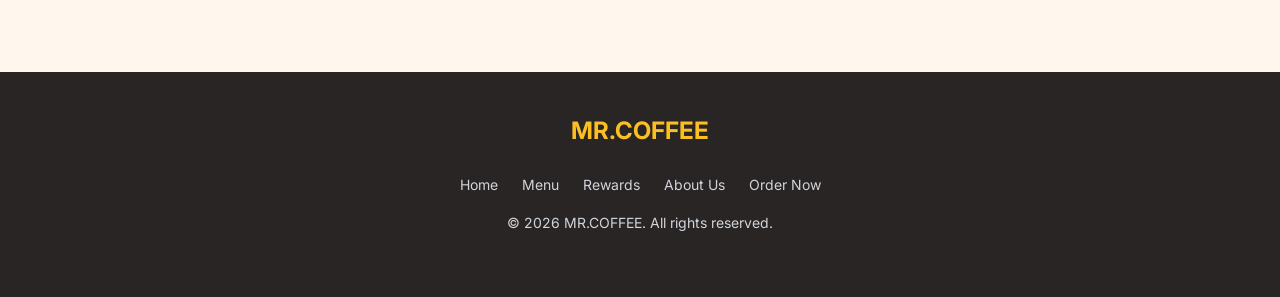
<file: rewards.html>
<!DOCTYPE html>
<html lang="en">
<head>
    <meta charset="UTF-8">
    <meta name="viewport" content="width=device-width, initial-scale=1.0">
    <title>MR.COFFEE - Rewards</title>
    <link href="https://fonts.googleapis.com/css2?family=Inter:wght@400;500;600;700&display=swap" rel="stylesheet">
    <link rel="stylesheet" href="css/style.css">
    <link rel="icon" href="https://placehold.co/32x32/8B4513/FFFFFF?text=MC&font=Inter" type="image/png">
</head>
<body>

    <header class="site-header">
        <div class="container">
            <div class="header-content">
                <a href="index.html" class="logo-link">MR.COFFEE</a>
                <nav class="desktop-nav">
                    <a href="index.html">Home</a>
                    <a href="menu.html">Menu</a>
                    <a href="rewards.html" class="current-page">Rewards</a>
                    <a href="about.html">About Us</a>
                    <a href="order.html" class="order-now-button">Order Now</a>
                    <a href="order.html" class="cart-icon-link" aria-label="View your cart">
                        <svg xmlns="http://www.w3.org/2000/svg" width="24" height="24" fill="currentColor" viewBox="0 0 24 24">
                            <path d="M7 18c-1.1 0-1.99.9-1.99 2S5.9 22 7 22s2-.9 2-2-.9-2-2-2zm10 
                                     0c-1.1 0-1.99.9-1.99 2s.89 2 1.99 2 2-.9 
                                     2-2-.9-2-2-2zM7.16 14.26l.94-2.09h7.45c.75 
                                     0 1.41-.41 1.75-1.03l3.58-6.49a1 
                                     1 0 0 0-.87-1.48H5.21l-.94-2H1v2h2l3.6 
                                     7.59-1.35 2.44c-.17.31-.25.65-.25 
                                     1 0 1.1.9 2 2 2h12v-2H7.42a.25.25 
                                     0 0 1-.26-.26z"/>
                          </svg>
                          
                        <span id="cartIconCount" class="cart-item-count-badge">0</span>
                    </a>
                </nav>
                <button id="mobile-menu-button" class="mobile-menu-toggle-button" aria-label="Open menu">
                    <svg fill="none" viewBox="0 0 24 24" stroke="currentColor">
                        <path stroke-linecap="round" stroke-linejoin="round" stroke-width="2" d="M4 6h16M4 12h16m-7 6h7" />
                    </svg>
                </button>
            </div>
        </div>
        <nav id="mobile-menu" class="hidden">
            <a href="index.html">Home</a>
            <a href="menu.html">Menu</a>
            <a href="rewards.html" class="current-page-mobile">Rewards</a>
            <a href="about.html">About Us</a>
            <a href="order.html" class="order-now-button-mobile">Order Now</a>
        </nav>
    </header>

    <main class="rewards-page-main">
        <div class="container">
            <h1 class="section-title page-title">MR.COFFEE Rewards</h1>

            <section class="rewards-download-section">
                <h2>Get the Free <b>MR.COFFEE</b> App!</h2>
                <p>Unlock exclusive rewards, order ahead, and pay seamlessly with our mobile app. Download it today and start earning!</p>
                <div class="app-download-buttons">
                    <a href="https://www.apple.com/id/app-store/" class="app-store-button">
                        <img src="img/app-store-logo.png" alt="App Store Icon">
                        Download on App Store
                    </a>
                    <a href="https://play.google.com/store/games" class="google-play-button">
                         <img src="img/play-store-logo.webp" alt="Google Play Icon">
                         Get it on Google Play
                    </a>
                </div>
            </section>

            <section class="promotions-section">
                <h2>Current Promotions</h2>
                <div class="products-grid"> <div class="product-card promo-card"> <img src="img/promo1.png" alt="Free Drink Friday">
                        <div class="product-card-content">
                            <h3>Free Drink Friday</h3>
                            <p class="description">Start your weekend right! Get any medium-sized drink on us every Friday when you use the MR.COFFEE app.</p>
                            <button class="claim-reward-button reward-button">Claim Reward</button>
                        </div>
                    </div>
                    <div class="product-card promo-card">
                        <img src="img/promo2.png" alt="20% Off Pastries">
                        <div class="product-card-content">
                            <h3>20% Off Pastries</h3>
                            <p class="description">Sweeten your day! Enjoy a 20% discount on all freshly baked pastries with any coffee purchase. App users only.</p>
                            <button class="claim-reward-button reward-button">Claim Reward</button>
                        </div>
                    </div>
                    <div class="product-card promo-card">
                        <img src="img/promo3.png" alt="Loyalty Points Boost">
                        <div class="product-card-content">
                            <h3>Loyalty Points Boost</h3>
                            <p class="description">Earn double points on all orders placed through the app this month! Faster rewards, happier you.</p>
                            <button class="claim-reward-button reward-button">Claim Reward</button>
                        </div>
                    </div>
                    <div class="product-card promo-card">
                        <img src="img/promo4.png" alt="Birthday Special">
                        <div class="product-card-content">
                            <h3>Birthday Special</h3>
                            <p class="description">Happy Birthday from MR.COFFEE! Enjoy a free coffee and a slice of cake on your special day. Sign up in the app.</p>
                            <button class="claim-reward-button reward-button">Claim Reward</button>
                        </div>
                    </div>
                    <div class="product-card promo-card">
                        <img src="img/promo5.png" alt="Refer a Friend">
                        <div class="product-card-content">
                            <h3>Refer a Friend Bonus</h3>
                            <p class="description">Share the love! Refer a friend to the MR.COFFEE app, and you both get $5 off your next order.</p>
                            <button class="claim-reward-button reward-button">Claim Reward</button>
                        </div>
                    </div>
                </div>
            </section>
        </div>
    </main>

    <footer class="site-footer">
        <div class="container">
             <div>
                <a href="index.html" class="footer-logo-link">MR.COFFEE</a>
            </div>
            <nav class="footer-nav">
                <a href="index.html">Home</a>
                <a href="menu.html">Menu</a>
                <a href="rewards.html">Rewards</a>
                <a href="about.html">About Us</a>
                <a href="order.html">Order Now</a>
            </nav>
            <p class="footer-info">&copy; <span id="currentYear"></span> MR.COFFEE. All rights reserved.</p>
        </div>
    </footer>

    <div id="appDownloadModal" class="modal-overlay hidden">
        <div class="modal-content">
            <div class="modal-header">
                <h3 class="modal-title">Download Our App!</h3>
                <button id="closeModalButton" class="modal-close-button" aria-label="Close modal">&times;</button>
            </div>
            <div class="modal-body">
                <p>To claim this reward and enjoy more exclusive benefits, please download the MR.COFFEE mobile app.</p>
                <div class="app-download-buttons modal-buttons-column">
                     <a href="https://www.apple.com/id/app-store/" class="app-store-button">
                        <img src="img/app-store-logo.png" alt="App Store Icon">
                        App Store
                    </a>
                    <a href="https://play.google.com/store/games" class="google-play-button">
                         <img src="img/play-store-logo.webp" alt="Google Play Icon">
                         Google Play
                    </a>
                </div>
            </div>
        </div>
    </div>
    
    <div id="customAlertModal" class="modal-overlay hidden">
        <div class="modal-content alert-modal-content">
            <h3 id="customAlertTitle" class="modal-title">Alert</h3>
            <p id="customAlertMessage" class="modal-body">This is an alert message.</p>
            <button id="customAlertCloseButton" class="alert-modal-ok-button">OK</button>
        </div>
    </div>

    <script src="js/script.js"></script>
</body>
</html>
</file>
<file: css/style.css>
body {
    font-family: 'Inter', sans-serif;
    background-color: #FFF7ED;
    color: #1F2937;
    margin: 0;
    padding: 0;
    line-height: 1.6;
    font-size: 16px;
}

.hidden {
    display: none !important;
}

.container {
    width: 100%;
    margin-left: auto;
    margin-right: auto;
    padding-left: 1rem;
    padding-right: 1rem;
    box-sizing: border-box;
}

@media (min-width: 640px) {
    .container {
        max-width: 640px;
        padding-left: 1.5rem;
        padding-right: 1.5rem;
    }
}
@media (min-width: 768px) {
    .container {
        max-width: 768px;
    }
}
@media (min-width: 1024px) {
    .container {
        max-width: 1024px;
        padding-left: 2rem;
        padding-right: 2rem;
    }
}
@media (min-width: 1280px) {
    .container {
        max-width: 1280px;
    }
}

header.site-header {
    background-color: #292524;
    color: #FFFFFF;
    box-shadow: 0 4px 6px -1px rgba(0, 0, 0, 0.1), 0 2px 4px -1px rgba(0, 0, 0, 0.06);
    position: sticky;
    top: 0;
    z-index: 50;
}

.header-content {
    display: flex;
    align-items: center;
    justify-content: space-between;
    height: 4.5rem;
}

.logo-link {
    font-size: 1.5rem;
    font-weight: 700;
    color: #FBBF24;
    text-decoration: none;
}

nav.desktop-nav {
    display: none;
    align-items: center;
}
nav.desktop-nav a {
    color: #FFFFFF;
    text-decoration: none;
    transition: color 0.3s ease;
    padding: 0.5rem 0.75rem;
    border-radius: 0.375rem;
    font-size: 0.875rem;
    font-weight: 500;
    margin-left: 1rem;
}
nav.desktop-nav a:first-child {
    margin-left: 0;
}
nav.desktop-nav a:hover {
    color: #FCD34D;
}
nav.desktop-nav a.current-page {
    color: #FBBF24;
    font-weight: 600;
}
nav.desktop-nav a.order-now-button {
    background-color: #F59E0B;
    color: #1C1917;
    font-weight: 600;
    padding: 0.5rem 1rem;
    border-radius: 0.5rem;
    transition: background-color 0.3s ease;
}
nav.desktop-nav a.order-now-button:hover {
    background-color: #D97706;
    color: #1C1917;
}

.mobile-menu-toggle-button {
    color: #FFFFFF;
    background: none;
    border: none;
    cursor: pointer;
    padding: 0.5rem;
}
.mobile-menu-toggle-button svg {
    height: 1.5rem;
    width: 1.5rem;
    display: block;
}

nav#mobile-menu {
    background-color: #44403C;
}
nav#mobile-menu a {
    display: block;
    padding: 0.85rem 1rem;
    font-size: 1rem;
    color: #FFFFFF;
    text-decoration: none;
    transition: background-color 0.3s ease;
    border-bottom: 1px solid #57534e;
}
nav#mobile-menu a:last-child {
    border-bottom: none;
}
nav#mobile-menu a:hover {
    background-color: #57534E;
}
nav#mobile-menu a.current-page-mobile {
    background-color: #ca8a04;
    color: white;
    font-weight: 600;
}
nav#mobile-menu a.order-now-button-mobile {
    background-color: #F59E0B;
    color: #1C1917;
    font-weight: 600;
    border-radius: 0.5rem;
    text-align: center;
    padding: 0.85rem 1rem;
}
nav#mobile-menu a.order-now-button-mobile:hover {
    background-color: #D97706;
}

@media (min-width: 768px) {
    .header-content {
        height: 5rem;
    }
    .logo-link {
        font-size: 1.875rem;
    }
    nav.desktop-nav {
        display: flex;
        margin-left: 1.5rem;
    }
    .mobile-menu-toggle-button {
        display: none;
    }
}

.cart-icon-link {
    position: relative;
    display: inline-flex;
    align-items: center;
    color: #FFFFFF;
    text-decoration: none;
    margin-left: 0.5rem;
    padding: 0.5rem;
}
.cart-icon-link svg {
    width: 1.5rem;
    height: 1.5rem;
    fill: currentColor;
}
.cart-item-count-badge {
    position: absolute;
    top: 0px;
    right: 0px;
    background-color: #F59E0B;
    color: #1C1917;
    border-radius: 50%;
    padding: 0.1em 0.4em;
    font-size: 0.7rem;
    font-weight: bold;
    min-width: 16px;
    text-align: center;
    line-height: 1;
    display: none;
}
@media (min-width: 768px) {
    .cart-icon-link svg {
        width: 1.75rem;
        height: 1.75rem;
    }
    .cart-item-count-badge {
        top: -8px;
        right: -8px;
        font-size: 0.75rem;
        min-width: 18px;
        padding: 0.15em 0.45em;
    }
}

.hero-section {
    position: relative;
    height: 50vh;
    background-size: cover;
    background-position: center;
}
.hero-overlay {
    position: absolute;
    inset: 0;
    background-color: rgba(0, 0, 0, 0.5);
    display: flex;
    flex-direction: column;
    align-items: center;
    justify-content: center;
    text-align: center;
    padding: 1rem;
}
.hero-title {
    font-size: 1.75rem;
    font-weight: 700;
    color: #FFFFFF;
    margin-bottom: 0.75rem;
    line-height: 1.2;
}
.hero-subtitle {
    font-size: 1rem;
    color: #E5E7EB;
    margin-bottom: 1.5rem;
    max-width: 42rem;
}
.hero-cta-button {
    background-color: #F59E0B;
    color: #1C1917;
    font-weight: 600;
    padding: 0.65rem 1.5rem;
    border-radius: 0.5rem;
    font-size: 1rem;
    text-decoration: none;
    transition: background-color 0.3s ease;
    box-shadow: 0 4px 6px -1px rgba(0,0,0,0.1), 0 2px 4px -1px rgba(0,0,0,0.06);
}
.hero-cta-button:hover {
    background-color: #D97706;
}

@media (min-width: 640px) {
    .hero-section { height: 60vh; }
    .hero-title { font-size: 2.25rem; margin-bottom: 1rem;}
    .hero-subtitle { font-size: 1.125rem; margin-bottom: 2rem;}
    .hero-cta-button { padding: 0.75rem 2rem; font-size: 1.125rem; }
}
@media (min-width: 768px) {
    .hero-section { height: 70vh; }
    .hero-title { font-size: 3rem; }
}
@media (min-width: 1024px) {
    .hero-section { height: 80vh; }
    .hero-title { font-size: 3.75rem; }
}

.most-ordered-section, .rewards-promo-section, .founder-section, .menu-page-main, .rewards-page-main, .about-page-main, .order-page-main {
    padding-top: 2rem;
    padding-bottom: 2rem;
}
.bg-orange-100-section { background-color: #FFEDD5; }
.bg-white-section { background-color: #FFFFFF; }

.section-title {
    font-size: 1.75rem;
    font-weight: 700;
    text-align: center;
    color: #44403C;
    margin-bottom: 1.5rem;
}
.page-title {
     margin-bottom: 1.5rem;
}

@media (min-width: 640px) {
    .most-ordered-section, .rewards-promo-section, .founder-section, .menu-page-main, .rewards-page-main, .about-page-main, .order-page-main {
        padding-top: 3rem;
        padding-bottom: 3rem;
    }
    .section-title {
        font-size: 1.875rem;
        margin-bottom: 2.5rem;
    }
    .page-title {
        font-size: 2.25rem;
        margin-bottom: 2.5rem;
    }
}
@media (min-width: 1024px) {
     .most-ordered-section, .rewards-promo-section, .founder-section, .menu-page-main, .rewards-page-main, .about-page-main, .order-page-main {
        padding-top: 4rem;
        padding-bottom: 4rem;
    }
    .page-title {
        font-size: 2.5rem;
        margin-bottom: 3rem;
    }
}

.products-grid {
    display: grid;
    grid-template-columns: repeat(1, 1fr);
    gap: 1.5rem;
}
.product-card {
    background-color: #FFFFFF;
    border-radius: 0.75rem;
    box-shadow: 0 10px 15px -3px rgba(0,0,0,0.1), 0 4px 6px -2px rgba(0,0,0,0.05);
    overflow: hidden;
    transition: transform 0.3s ease;
    display: flex;
    flex-direction: column;
}
.product-card:hover {
    transform: scale(1.02);
}
.product-card img {
    width: 100%;
    height: 10rem;
    object-fit: cover;
}
.product-card .product-card-content {
    padding: 1rem;
    display: flex;
    flex-direction: column;
    flex-grow: 1;
}
.product-card h3 {
    font-size: 1.125rem;
    font-weight: 600;
    color: #292524;
    margin-bottom: 0.25rem;
}
.product-card .price {
    color: #D97706;
    font-weight: 700;
    font-size: 1rem;
    margin-bottom: 0.5rem;
}
.product-card .description {
    color: #4B5563;
    font-size: 0.875rem;
    margin-bottom: 0.75rem;
    flex-grow: 1;
    line-height: 1.5;
}
.product-card .view-details-button,
.product-card .add-to-order-button,
.promo-card .claim-reward-button {
    display: block;
    text-align: center;
    background-color: #F59E0B;
    color: #1C1917;
    font-weight: 600;
    padding: 0.75rem 1rem;
    border-radius: 0.5rem;
    text-decoration: none;
    transition: background-color 0.3s ease, transform 0.2s ease, box-shadow 0.2s ease;
    margin-top: auto;
    font-size: 1rem;
    border: none;
    cursor: pointer;
    box-shadow: 0 4px 6px -1px rgba(0,0,0,0.1), 0 2px 4px -1px rgba(0,0,0,0.06);
}
.product-card .view-details-button:hover,
.product-card .add-to-order-button:hover {
    background-color: #D97706;
    transform: translateY(-2px);
    box-shadow: 0 6px 10px -2px rgba(0,0,0,0.15), 0 3px 6px -2px rgba(0,0,0,0.08);
}
.promo-card .claim-reward-button {
    background-color: #F59E0B;
    color: #1C1917;
}
.promo-card .claim-reward-button:hover {
    background-color: #D97706;
}

@media (min-width: 640px) {
    .products-grid {
        grid-template-columns: repeat(2, 1fr);
        gap: 1.5rem;
    }
    .product-card img {
        height: 12rem;
    }
    .product-card .product-card-content {
        padding: 1.25rem;
    }
    .product-card h3 {
        font-size: 1.25rem;
    }
    .product-card .price {
        font-size: 1.125rem;
    }
     .product-card .view-details-button,
    .product-card .add-to-order-button,
    .promo-card .claim-reward-button {
        font-size: 1rem;
        padding: 0.85rem 1.25rem;
    }
}
@media (min-width: 768px) {
    .products-grid.five-cols {
         grid-template-columns: repeat(3, 1fr);
    }
     .products-grid.four-cols {
        grid-template-columns: repeat(3, 1fr);
    }
}
@media (min-width: 1024px) {
    .products-grid {
        grid-template-columns: repeat(3, 1fr);
        gap: 2rem;
    }
    .products-grid.five-cols {
        grid-template-columns: repeat(4, 1fr);
    }
    .products-grid.four-cols {
        grid-template-columns: repeat(4, 1fr);
    }
}
@media (min-width: 1280px) {
    .products-grid.five-cols {
        grid-template-columns: repeat(5, 1fr);
    }
}

.promo-box, .founder-box {
    display: flex;
    flex-direction: column;
    align-items: center;
    background-color: #FFFBEB;
    padding: 1.5rem;
    border-radius: 0.75rem;
    box-shadow: 0 10px 15px -3px rgba(0,0,0,0.1), 0 4px 6px -2px rgba(0,0,0,0.05);
}
.founder-box {
    background-color: #FFFFFF;
}
.promo-box img, .founder-box img.founder-image {
    width: 100%;
    max-width: 300px;
    height: auto;
    object-fit: cover;
    border-radius: 0.5rem;
    margin-bottom: 1.5rem;
    box-shadow: 0 4px 6px -1px rgba(0,0,0,0.1), 0 2px 4px -1px rgba(0,0,0,0.06);
}
.founder-box img.founder-image {
    width: 9rem;
    height: 9rem;
    border-radius: 9999px;
    border: 4px solid #F59E0B;
}
.promo-box-content, .founder-box-content {
    text-align: center;
}
.promo-box-content h2, .founder-box-content h2 {
    font-size: 1.5rem;
    font-weight: 700;
    color: #44403C;
    margin-bottom: 0.75rem;
}
.promo-box-content .subtitle {
    color: #4B5563;
    font-size: 1rem;
    margin-bottom: 0.75rem;
}
.promo-box-content .description, .founder-box-content .description {
    color: #374151;
    margin-bottom: 1.5rem;
    line-height: 1.65;
    font-size: 0.9rem;
}
.promo-box-content .description .highlight {
    font-weight: 600;
    color: #B45309;
}
.founder-box-content .founder-title {
    font-size: 1.125rem;
    color: #B45309;
    font-weight: 600;
    margin-bottom: 1rem;
}
.promo-box-content .cta-button, .founder-box-content .cta-button {
    background-color: #F59E0B;
    color: #1C1917;
    font-weight: 600;
    padding: 0.65rem 1.5rem;
    border-radius: 0.5rem;
    font-size: 1rem;
    text-decoration: none;
    transition: background-color 0.3s ease;
    box-shadow: 0 1px 3px 0 rgba(0,0,0,0.1), 0 1px 2px 0 rgba(0,0,0,0.06);
    display: inline-block;
}
.promo-box-content .cta-button:hover {
    background-color: #D97706;
}
.founder-box-content .cta-button {
    background-color: #44403C;
    color: #FFFFFF;
}
.founder-box-content .cta-button:hover {
    background-color: #292524;
}

@media (min-width: 640px) {
    .promo-box img { max-width: none; }
    .founder-box img.founder-image {
        width: 12rem;
        height: 12rem;
    }
    .promo-box-content h2, .founder-box-content h2 {
        font-size: 1.875rem;
    }
}
@media (min-width: 768px) {
    .promo-box, .founder-box {
        flex-direction: row;
        padding: 2rem;
        text-align: left;
    }
    .promo-box img {
        width: 50%;
        margin-right: 2rem;
        margin-bottom: 0;
    }
     .founder-box img.founder-image {
        width: 15rem;
        height: 15rem;
        margin-right: 2.5rem;
        margin-bottom: 0;
    }
    .promo-box-content, .founder-box-content {
        width: 50%;
        text-align: left;
    }
    .promo-box-content h2, .founder-box-content h2 {
        font-size: 2rem;
    }
}
@media (min-width: 1024px) {
    .promo-box, .founder-box { padding: 3rem; }
    .promo-box img { width: 40%; }
    .promo-box-content { width: 60%; }
    .promo-box-content h2, .founder-box-content h2 { font-size: 2.25rem; }
}

.site-footer {
    background-color: #292524;
    color: #D1D5DB;
    padding: 2rem 0;
    text-align: center;
}
.footer-logo-link {
    display: inline-block;
    font-size: 1.25rem;
    font-weight: 700;
    color: #FBBF24;
    text-decoration: none;
    margin-bottom: 1rem;
}
.footer-nav {
    display: flex;
    flex-wrap: wrap;
    justify-content: center;
    margin-bottom: 1rem;
}
.footer-nav a {
    color: #D1D5DB;
    text-decoration: none;
    transition: color 0.3s ease;
    margin: 0.25rem 0.5rem;
    font-size: 0.875rem;
}
.footer-nav a:hover {
    color: #FCD34D;
}
.footer-info {
    font-size: 0.8rem;
    margin-bottom: 1rem;
    line-height: 1.5;
}
.footer-info p {
    margin: 0.25rem 0;
}
.social-links {
    display: flex;
    justify-content: center;
}
.social-links a {
    color: #9CA3AF;
    text-decoration: none;
    transition: color 0.3s ease;
    margin: 0 0.5rem;
    padding: 0.25rem;
}
.social-links a:hover {
    color: #FCD34D;
}
.social-links svg {
    width: 1.25rem;
    height: 1.25rem;
}

@media (min-width: 640px) {
    .site-footer {
        padding: 2.5rem 0;
    }
    .footer-logo-link { font-size: 1.5rem; margin-bottom: 1.5rem; }
    .footer-nav a { margin: 0 0.75rem; font-size: 0.875rem; }
    .footer-info { font-size: 0.875rem; margin-bottom: 1.5rem; }
    .social-links svg { width: 1.5rem; height: 1.5rem; }
}

.rewards-download-section {
    margin-bottom: 2rem;
    padding: 1.5rem;
    background-color: #FEF3C7;
    border-radius: 0.75rem;
    box-shadow: 0 10px 15px -3px rgba(0,0,0,0.1), 0 4px 6px -2px rgba(0,0,0,0.05);
    text-align: center;
}
.rewards-download-section h2 {
    font-size: 1.25rem;
    font-weight: 600;
    color: #292524;
    margin-bottom: 0.75rem;
}
.rewards-download-section p {
    color: #374151;
    margin-bottom: 1.5rem;
    max-width: 36rem;
    margin-left: auto;
    margin-right: auto;
    font-size: 0.9rem;
}
.app-download-buttons {
    display: flex;
    flex-direction: column;
    align-items: center;
    gap: 0.75rem;
}
.app-download-buttons a {
    color: #FFFFFF;
    font-weight: 600;
    padding: 0.75rem 1.25rem;
    border-radius: 0.5rem;
    display: flex;
    align-items: center;
    justify-content: center;
    text-decoration: none;
    transition: background-color 0.3s ease;
    width: 100%;
    max-width: 280px;
    font-size: 0.9rem;
}
.app-download-buttons a.app-store-button { background-color: #000000; }
.app-download-buttons a.app-store-button:hover { background-color: #1F2937; }
.app-download-buttons a.google-play-button { background-color: #16A34A; }
.app-download-buttons a.google-play-button:hover { background-color: #15803D; }
.app-download-buttons img {
    width: 1.25rem;
    height: 1.25rem;
    margin-right: 0.5rem;
}
.promotions-section h2 {
    font-size: 1.5rem;
    margin-bottom: 1.5rem;
}

@media (min-width: 640px) {
    .rewards-download-section { padding: 2rem; margin-bottom: 3rem; }
    .rewards-download-section h2 { font-size: 1.5rem; }
    .app-download-buttons { flex-direction: row; justify-content: center; gap: 1rem; }
    .app-download-buttons a { font-size: 1rem; }
    .promotions-section h2 { font-size: 1.875rem; margin-bottom: 2rem; }
}

.modal-overlay {
    position: fixed;
    inset: 0;
    background-color: rgba(0, 0, 0, 0.75);
    display: flex;
    align-items: center;
    justify-content: center;
    padding: 1rem;
    z-index: 100;
    opacity: 0;
    transition: opacity 0.3s ease;
}
.modal-overlay.visible {
    opacity: 1;
}
.modal-content {
    background-color: #FFFFFF;
    padding: 1.5rem;
    border-radius: 0.5rem;
    box-shadow: 0 20px 25px -5px rgba(0,0,0,0.1), 0 10px 10px -5px rgba(0,0,0,0.04);
    width: 100%;
    max-width: 28rem;
    transform: scale(0.95);
    transition: transform 0.3s ease;
    text-align: left;
    max-height: 90vh;
    overflow-y: auto;
}
.modal-overlay.visible .modal-content {
    transform: scale(1);
}
.modal-header {
    display: flex;
    justify-content: space-between;
    align-items: center;
    margin-bottom: 1rem;
}
.modal-title {
    font-size: 1.25rem;
    font-weight: 600;
    color: #292524;
}
.modal-close-button {
    color: #6B7280;
    background: none;
    border: none;
    font-size: 1.875rem;
    line-height: 1;
    cursor: pointer;
    transition: color 0.3s ease;
    padding: 0.25rem;
}
.modal-close-button:hover {
    color: #374151;
}
.modal-body p {
    color: #374151;
    margin-bottom: 1.5rem;
    font-size: 0.9rem;
}
.modal-buttons-column {
    display: flex;
    flex-direction: column;
    gap: 0.75rem;
}
.alert-modal-content {
    max-width: 24rem;
    text-align: center;
}
.alert-modal-content .modal-title {
    font-size: 1.125rem;
}
.alert-modal-ok-button {
    background-color: #F59E0B;
    color: #1C1917;
    font-weight: 500;
    padding: 0.6rem 1.5rem;
    border-radius: 0.5rem;
    border: none;
    cursor: pointer;
    transition: background-color 0.3s ease;
    font-size: 0.9rem;
}
.alert-modal-ok-button:hover {
    background-color: #D97706;
}

@media (min-width: 640px) {
    .modal-content { padding: 2rem; }
    .modal-title { font-size: 1.5rem; }
    .alert-modal-content .modal-title { font-size: 1.25rem; }
}

.addon-modal-product-price {
    font-size: 1rem;
    font-weight: 600;
    color: #44403C;
    margin-bottom: 1rem;
    text-align: center;
}

.addon-checkbox-group {
    margin-bottom: 1.5rem;
    padding: 1rem;
    background-color: #FFFBEB;
    border-radius: 0.5rem;
    border: 1px solid #FBBF24;
}

.addon-checkbox-group label {
    display: flex;
    align-items: center;
    margin-bottom: 0.75rem;
    font-size: 0.9rem;
    color: #374151;
}

.addon-checkbox-group label:last-child {
    margin-bottom: 0;
}

.addon-checkbox-group input[type="checkbox"] {
    height: 1.1rem;
    width: 1.1rem;
    accent-color: #D97706;
    margin-right: 0.6rem;
}

.addon-modal-total {
    text-align: right;
    font-size: 1.125rem;
    font-weight: 700;
    color: #1F2937;
    margin-top: 1.5rem;
    margin-bottom: 1.5rem;
    padding-top: 0.75rem;
    border-top: 2px solid #FBBF24;
}

.addon-modal-total strong {
    color: #D97706;
}

.no-addons-message {
    text-align: center;
    color: #6B7280;
    font-style: italic;
    padding: 0.5rem 0;
}

.about-section {
    margin-bottom: 2rem;
    padding: 1.5rem;
    background-color: #FFFFFF;
    border-radius: 0.75rem;
    box-shadow: 0 10px 15px -3px rgba(0,0,0,0.1), 0 4px 6px -2px rgba(0,0,0,0.05);
}
.about-founder-flex {
    display: flex;
    flex-direction: column;
    align-items: center;
}
.about-founder-flex img {
    width: 100%;
    max-width: 250px;
    height: auto;
    object-fit: cover;
    border-radius: 0.5rem;
    box-shadow: 0 4px 6px -1px rgba(0,0,0,0.1), 0 2px 4px -1px rgba(0,0,0,0.06);
    margin-bottom: 1.5rem;
}
.about-founder-content h2 {
    font-size: 1.25rem;
    font-weight: 600;
    color: #292524;
    margin-bottom: 0.5rem;
}
.about-founder-content .founder-role {
    color: #D97706;
    font-weight: 500;
    font-size: 1rem;
    margin-bottom: 1rem;
}
.about-founder-content p {
    color: #374151;
    line-height: 1.65;
    margin-bottom: 1rem;
    font-size: 0.9rem;
}
.about-founder-content p:last-child {
    margin-bottom: 0;
}
.mission-vision-section {
    margin-bottom: 2rem;
    padding: 1.5rem;
    background-color: #FEF3C7;
    border-radius: 0.75rem;
    box-shadow: 0 10px 15px -3px rgba(0,0,0,0.1), 0 4px 6px -2px rgba(0,0,0,0.05);
    text-align: center;
}
.mission-vision-section h2 {
    font-size: 1.25rem;
    font-weight: 600;
    color: #292524;
    margin-bottom: 0.75rem;
}
.mission-vision-section p {
    font-size: 1rem;
    color: #374151;
    line-height: 1.65;
    max-width: 42rem;
    margin-left: auto;
    margin-right: auto;
}
.journey-section {
    padding: 1.5rem;
    background-color: #FEF3C7;
    border-radius: 0.75rem;
    box-shadow: 0 10px 15px -3px rgba(0,0,0,0.1), 0 4px 6px -2px rgba(0,0,0,0.05);
}
.journey-section h2 {
    font-size: 1.25rem;
    font-weight: 600;
    color: #292524;
    margin-bottom: 1rem;
    text-align: center;
}
.journey-section .journey-text p {
    color: #374151;
    line-height: 1.65;
    margin-bottom: 1rem;
    font-size: 0.9rem;
}
.journey-section .journey-text p:last-child {
    margin-bottom: 0;
}

@media (min-width: 640px) {
    .about-section, .mission-vision-section, .journey-section {
        padding: 2rem; margin-bottom: 3rem;
    }
    .about-founder-flex img { max-width: none; }
    .about-founder-content h2, .mission-vision-section h2, .journey-section h2 {
        font-size: 1.5rem;
    }
    .mission-vision-section p { font-size: 1.125rem; }
}
@media (min-width: 768px) {
    .about-founder-flex { flex-direction: row; }
    .about-founder-flex img { width: 33.333333%; margin-right: 2rem; margin-bottom: 0; }
    .about-founder-content { width: 66.666667%; }
    .about-founder-content h2, .mission-vision-section h2, .journey-section h2 {
        font-size: 1.875rem;
    }
}

#menu-bar {
    margin-bottom: 1.5rem;
    display: flex;
    flex-wrap: wrap;
    justify-content: center;
    gap: 0.5rem;
}
.menu-filter-button {
    padding: 0.5rem 0.75rem;
    border: 1px solid #D1D5DB;
    border-radius: 0.5rem;
    background-color: white;
    color: #4B5563;
    transition: all 0.3s ease;
    font-weight: 500;
    cursor: pointer;
    font-size: 0.8rem;
}
.menu-filter-button:hover {
    background-color: #FEF3C7;
    border-color: #FBBF24;
    color: #78350F;
}
.menu-filter-button.active-filter {
    background-color: #F59E0B;
    color: #451A03;
    border-color: #F59E0B;
    font-weight: 600;
}
.menu-page-main .proceed-to-order-link {
    display: inline-block;
    background-color: #F59E0B;
    color: #1C1917;
    font-weight: 600;
    padding: 0.75rem 2rem;
    border-radius: 0.5rem;
    font-size: 1.125rem;
    text-decoration: none;
    transition: background-color 0.3s ease;
    box-shadow: 0 10px 15px -3px rgba(0,0,0,0.1), 0 4px 6px -2px rgba(0,0,0,0.05);
}
.menu-page-main .proceed-to-order-link:hover {
    background-color: #D97706;
}
.menu-page-main .text-center-container {
    text-align: center;
    margin-top: 2rem;
}

@media (min-width: 640px) {
    #menu-bar { margin-bottom: 2rem; gap: 0.75rem; }
    .menu-filter-button { padding: 0.5rem 1rem; font-size: 0.875rem; }
    .menu-page-main .text-center-container { margin-top: 3rem; }
}

.order-form-container {
    max-width: 42rem;
    margin-left: auto;
    margin-right: auto;
    background-color: #FFFFFF;
    padding: 1.5rem;
    border-radius: 0.75rem;
    box-shadow: 0 20px 25px -5px rgba(0,0,0,0.1), 0 10px 10px -5px rgba(0,0,0,0.04);
}
.order-form-container .form-group {
    margin-bottom: 1.25rem;
}
.order-form-container label.form-label {
    display: block;
    font-size: 0.875rem;
    font-weight: 500;
    color: #374151;
    margin-bottom: 0.25rem;
}
.order-form-container input[type="text"],
.order-form-container input[type="email"],
.order-form-container input[type="tel"],
.order-form-container textarea,
.order-form-container select {
    width: 100%;
    padding: 0.65rem 1rem;
    border: 1px solid #D1D5DB;
    border-radius: 0.5rem;
    box-shadow: 0 1px 2px 0 rgba(0,0,0,0.05);
    transition: border-color 0.15s ease-in-out, box-shadow 0.15s ease-in-out;
    box-sizing: border-box;
    font-size: 0.9rem;
}
.order-form-container input[type="text"]:focus,
.order-form-container input[type="email"]:focus,
.order-form-container input[type="tel"]:focus,
.order-form-container textarea:focus,
.order-form-container select:focus {
    border-color: #F59E0B;
    outline: none;
    box-shadow: 0 0 0 3px rgba(245, 158, 11, 0.3);
}
.order-form-container textarea {
    min-height: 4.5rem;
    resize: vertical;
}
.order-form-container .radio-group label,
.order-form-container .checkbox-group label {
    display: flex;
    align-items: center;
    margin-bottom: 0.5rem;
    font-size: 0.9rem;
}
.order-form-container .radio-group label:last-child,
.order-form-container .checkbox-group label:last-child {
    margin-bottom: 0;
}
.order-form-container input[type="radio"],
.order-form-container input[type="checkbox"] {
    height: 1rem;
    width: 1rem;
    accent-color: #D97706;
    border-color: #D1D5DB;
    margin-right: 0.5rem;
}
.order-form-container .radio-group span,
.order-form-container .checkbox-group span {
    font-size: 0.875rem;
    color: #374151;
}
.order-form-container input#totalPrice {
    background-color: #F3F4F6;
    cursor: not-allowed;
}
.order-form-container .submit-button {
    width: 100%;
    background-color: #F59E0B;
    color: #1C1917;
    font-weight: 600;
    padding: 0.75rem 1rem;
    border-radius: 0.5rem;
    border: none;
    cursor: pointer;
    box-shadow: 0 4px 6px -1px rgba(0,0,0,0.1), 0 2px 4px -1px rgba(0,0,0,0.06);
    transition: background-color 0.3s ease;
    font-size: 1rem;
}

#confirmAddonsButton {
    width: 100%;
    background-color: #F59E0B;
    color: #1C1917;
    font-weight: 600;
    padding: 0.75rem 1rem;
    border-radius: 0.5rem;
    border: none;
    cursor: pointer;
    box-shadow: 0 4px 6px -1px rgba(0,0,0,0.1), 0 2px 4px -1px rgba(0,0,0,0.06);
    transition: background-color 0.3s ease;
    font-size: 1rem;
}

#confirmAddonsButton:hover {
    background-color: #D97706;
}

#confirmAddonsButton:focus {
    outline: none;
    box-shadow: 0 0 0 3px rgba(245, 158, 11, 0.5), 0 4px 6px -1px rgba(0,0,0,0.1);
}

.order-form-container .submit-button:hover {
    background-color: #D97706;
}
.order-form-container .submit-button:focus {
    outline: none;
    box-shadow: 0 0 0 3px rgba(245, 158, 11, 0.5), 0 4px 6px -1px rgba(0,0,0,0.1);
}
.error-message {
    color: #EF4444;
    font-size: 0.75rem;
    margin-top: 0.25rem;
}
input.error, textarea.error, select.error {
    border-color: #EF4444 !important;
    box-shadow: 0 0 0 1px #EF4444 !important;
}
.form-success-message {
    margin-top: 1.5rem;
    padding: 1rem;
    background-color: #D1FAE5;
    color: #047857;
    border-radius: 0.5rem;
    text-align: center;
    font-size: 0.9rem;
}

@media (min-width: 640px) {
    .order-form-container { padding: 2rem; }
}

.order-summary-section {
    background-color: #FFFBEB;
    padding: 1rem;
    border-radius: 0.75rem;
    margin-bottom: 1.5rem;
    box-shadow: 0 4px 6px -1px rgba(0,0,0,0.1), 0 2px 4px -1px rgba(0,0,0,0.05);
}
.order-summary-section .section-title {
    font-size: 1.25rem !important;
    margin-bottom: 1rem !important;
    text-align: left;
}
.empty-cart-message {
    text-align: center;
    padding: 1rem 0;
    color: #4B5563;
    font-size: 0.9rem;
}
.empty-cart-message a {
    color: #D97706;
    text-decoration: underline;
}
.cart-item {
    display: flex;
    align-items: flex-start;
    padding: 0.75rem 0;
    border-bottom: 1px solid #FDE68A;
    gap: 0.75rem;
}
.cart-item:last-child {
    border-bottom: none;
}
.cart-item-image {
    width: 50px;
    height: 50px;
    object-fit: cover;
    border-radius: 0.375rem;
    flex-shrink: 0;
}
.cart-item-details {
    flex-grow: 1;
    min-width: 0;
}
.cart-item-name {
    font-weight: 600;
    color: #1F2937;
    margin: 0 0 0.25rem 0;
    font-size: 0.9rem;
    line-height: 1.3;
}
.cart-item-price {
    color: #4B5563;
    font-size: 0.8rem;
    margin: 0;
}
.cart-item-addons {
    list-style: none;
    padding: 0;
    margin: 0.5rem 0 0 0;
    font-size: 0.75rem;
    color: #6B7280;
}
.cart-item-addons li {
    margin-bottom: 0.2rem;
}

.cart-item-quantity {
    display: flex;
    align-items: center;
    flex-shrink: 0;
}
.quantity-btn {
    background-color: #E5E7EB;
    border: none;
    color: #374151;
    width: 24px;
    height: 24px;
    font-size: 0.9rem;
    border-radius: 50%;
    cursor: pointer;
    line-height: 1;
    display: inline-flex;
    align-items: center;
    justify-content: center;
    transition: background-color 0.2s;
    padding: 0;
}
.quantity-btn:hover {
    background-color: #D1D5DB;
}
.quantity-value {
    padding: 0 0.5rem;
    font-weight: 500;
    min-width: 16px;
    text-align: center;
    font-size: 0.9rem;
}
.cart-item-subtotal {
    font-weight: 600;
    min-width: 50px;
    text-align: right;
    font-size: 0.9rem;
    flex-shrink: 0;
}
.remove-item-btn {
    background: none;
    border: none;
    color: #EF4444;
    font-size: 1.25rem;
    cursor: pointer;
    padding: 0.25rem;
    line-height: 1;
    flex-shrink: 0;
}
.remove-item-btn:hover {
    color: #DC2626;
}
.cart-total-summary {
    margin-top: 1rem;
    padding-top: 0.75rem;
    border-top: 2px solid #FBBF24;
    text-align: right;
    font-size: 1rem;
}
.cart-total-summary strong {
    color: #1F2937;
}

@media (min-width: 480px) {
    .cart-item {
        align-items: center;
    }
    .cart-item-name { font-size: 1rem; }
    .cart-item-price { font-size: 0.875rem; }
}

@media (min-width: 640px) {
    .order-summary-section { padding: 1.5rem; margin-bottom: 2rem; }
    .order-summary-section .section-title { font-size: 1.75rem !important; margin-bottom: 1.5rem !important; }
    .cart-item-image { width: 60px; height: 60px; }
    .cart-item-quantity { margin: 0 1rem; }
    .quantity-btn { width: 28px; height: 28px; font-size: 1rem; }
    .quantity-value { padding: 0 0.75rem; min-width: 20px; }
    .cart-item-subtotal { min-width: 60px; margin: 0 1rem 0 0; }
    .remove-item-btn { font-size: 1.5rem; }
    .cart-total-summary { font-size: 1.125rem; }
}

.rewards-page-main + .site-footer,
.about-page-main + .site-footer,
.menu-page-main + .site-footer,
.order-page-main + .site-footer {
    margin-top: 2rem;
}
@media (min-width: 640px) {
    .rewards-page-main + .site-footer,
    .about-page-main + .site-footer,
    .menu-page-main + .site-footer,
    .order-page-main + .site-footer {
        margin-top: 4rem;
    }
}
</file>
